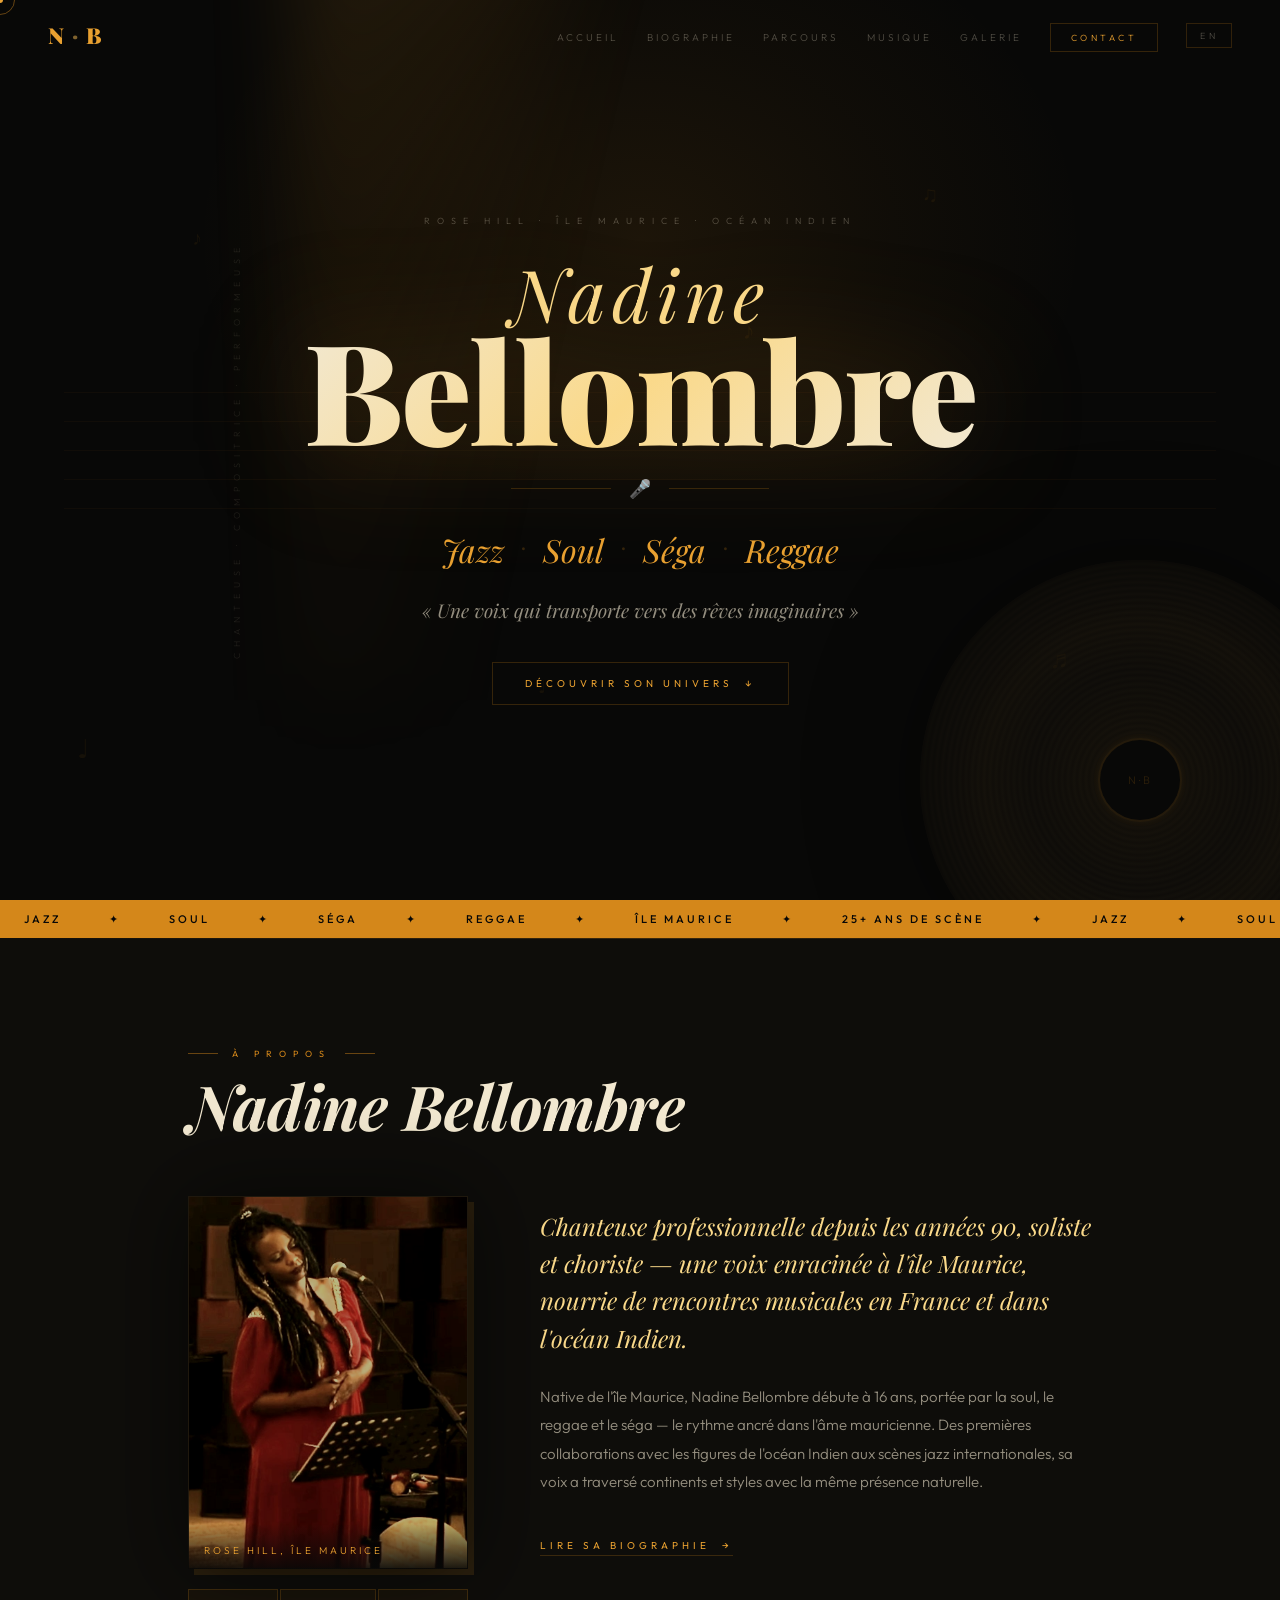
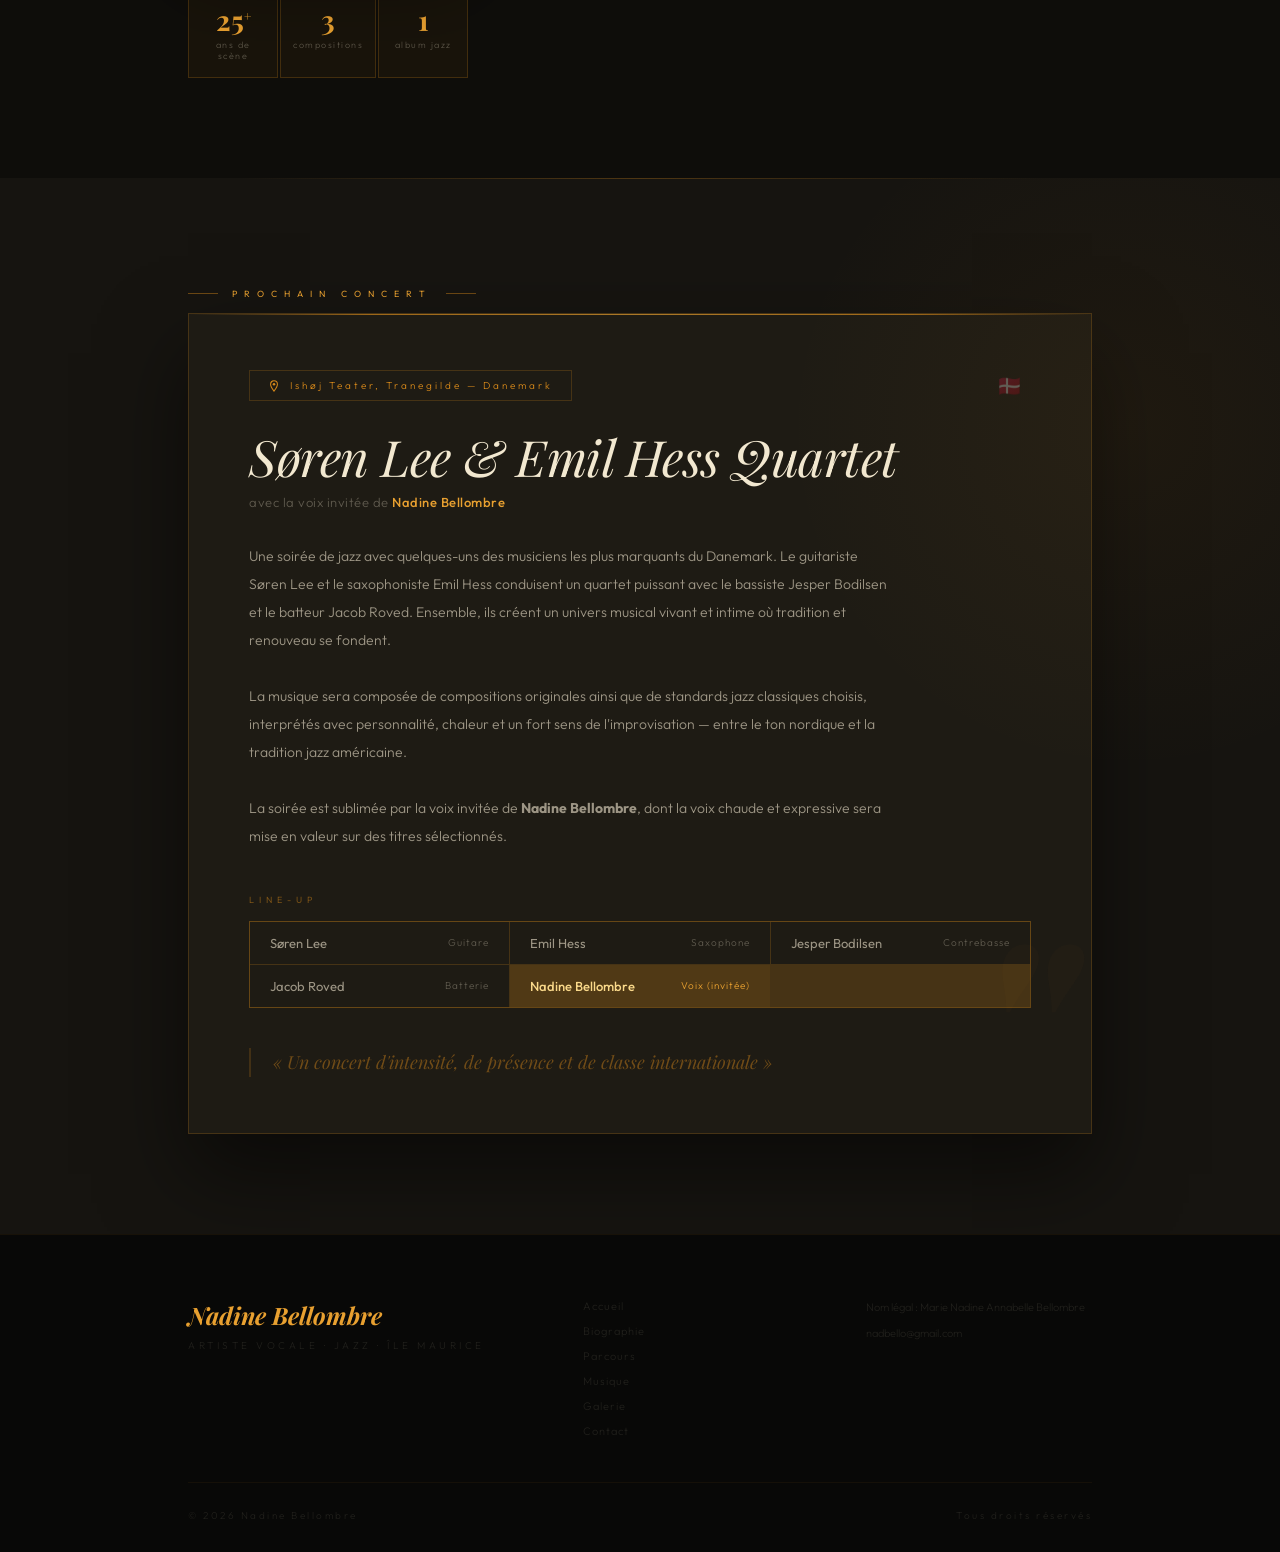
<file: index.html>
<!DOCTYPE html>
<html lang="fr">
<head>
  <meta charset="UTF-8">
  <meta name="viewport" content="width=device-width, initial-scale=1.0">
  <meta name="description" content="Nadine Bellombre — Chanteuse Jazz, Soul, Séga & Reggae. Rose Hill, Île Maurice. Voix, composition, scène.">
  <title>Nadine Bellombre — Chanteuse Jazz · Île Maurice</title>
  <link rel="preconnect" href="https://fonts.googleapis.com">
  <link rel="preconnect" href="https://fonts.gstatic.com" crossorigin>
  <link href="https://fonts.googleapis.com/css2?family=Playfair+Display:ital,wght@0,400;0,700;0,900;1,400;1,700&family=Outfit:wght@200;300;400;500&display=swap" rel="stylesheet">
  <link rel="stylesheet" href="style.css">
</head>
<body>

  <div id="cur-dot"></div>
  <div id="cur-ring"></div>

  <!-- ── BRUIT DE SCÈNE (canvas JS) ── -->
  <canvas id="stage-noise" aria-hidden="true"></canvas>

  <!-- ══════════════════════════
       NAV
  ══════════════════════════ -->
  <nav id="navbar">
    <a href="#home" class="nav-logo">
      <span class="logo-n">N</span><span class="logo-dot">·</span><span class="logo-b">B</span>
    </a>
    <button class="hamburger" id="hamburger" aria-label="Menu">
      <span></span><span></span><span></span>
    </button>
    <ul class="nav-menu" id="navMenu">
      <li><a href="index.html"        class="nav-a" data-fr="Accueil"    data-en="Home">Accueil</a></li>
      <li><a href="biographie.html"   class="nav-a" data-fr="Biographie" data-en="Biography">Biographie</a></li>
      <li><a href="parcours.html"     class="nav-a" data-fr="Parcours"   data-en="Journey">Parcours</a></li>
      <li><a href="musique.html"      class="nav-a" data-fr="Musique"    data-en="Music">Musique</a></li>
      <li><a href="galerie.html"      class="nav-a" data-fr="Galerie"    data-en="Gallery">Galerie</a></li>
      <li><a href="contact.html"      class="nav-a nav-cta" data-fr="Contact" data-en="Contact">Contact</a></li>
      <li><button class="lang-toggle" id="langBtn">EN</button></li>
    </ul>
  </nav>

  <!-- ══════════════════════════
       HERO — SCÈNE
  ══════════════════════════ -->
  <section id="home" class="hero">

    <!-- Spotlight venant du haut -->
    <div class="spotlight" aria-hidden="true"></div>

    <!-- Portée musicale décorative -->
    <div class="staff" aria-hidden="true">
      <div class="staff-line"></div><div class="staff-line"></div>
      <div class="staff-line"></div><div class="staff-line"></div>
      <div class="staff-line"></div>
    </div>

    <!-- Notes flottantes -->
    <div class="floating-notes" aria-hidden="true">
      <span class="fn fn1">♩</span>
      <span class="fn fn2">♪</span>
      <span class="fn fn3">♫</span>
      <span class="fn fn4">♬</span>
      <span class="fn fn5">♩</span>
      <span class="fn fn6">♪</span>
    </div>

    <div class="hero-content">

      <!-- Origine -->
      <p class="hero-origin" data-fr="Rose Hill · Île Maurice · Océan Indien" data-en="Rose Hill · Mauritius · Indian Ocean">
        Rose Hill · Île Maurice · Océan Indien
      </p>

      <!-- Nom principal -->
      <h1 class="hero-name">
        <span class="name-nadine">Nadine</span>
        <span class="name-bellombre">Bellombre</span>
      </h1>

      <!-- Trait musical -->
      <div class="hero-divider" aria-hidden="true">
        <span class="hd-line"></span>
        <span class="hd-mic">🎤</span>
        <span class="hd-line"></span>
      </div>

      <!-- Identité musicale — VISIBLE DÈS LE PREMIER SCROLL -->
      <div class="hero-identity">
        <span class="genre" data-genre="jazz">Jazz</span>
        <span class="genre-sep">·</span>
        <span class="genre" data-genre="soul">Soul</span>
        <span class="genre-sep">·</span>
        <span class="genre" data-genre="sega">Séga</span>
        <span class="genre-sep">·</span>
        <span class="genre" data-genre="reggae">Reggae</span>
      </div>

      <!-- Citation -->
      <blockquote class="hero-quote" data-fr="« Une voix qui transporte vers des rêves imaginaires »" data-en="« A voice that carries you into imaginary dreams »">
        « Une voix qui transporte vers des rêves imaginaires »
      </blockquote>

      <!-- CTA scroll -->
      <a href="#about" class="hero-cta">
        <span data-fr="Découvrir son univers" data-en="Discover her world">Découvrir son univers</span>
        <span class="cta-arrow">↓</span>
      </a>

    </div>

    <!-- Vinyle décoratif -->
    <div class="vinyl-deco" aria-hidden="true">
      <div class="vinyl-grooves"></div>
      <div class="vinyl-center">
        <span>N·B</span>
      </div>
    </div>

    <!-- Texte vertical latéral -->
    <p class="hero-side-text" aria-hidden="true">Chanteuse · Compositrice · Performeuse</p>

  </section>

  <!-- ══════════════════════════
       RUBAN ANIMÉ (entre hero et about)
  ══════════════════════════ -->
  <div class="ribbon-band" aria-hidden="true">
    <div class="ribbon-inner">
      <span>Jazz</span><span class="rb-dot">✦</span>
      <span>Soul</span><span class="rb-dot">✦</span>
      <span>Séga</span><span class="rb-dot">✦</span>
      <span>Reggae</span><span class="rb-dot">✦</span>
      <span>Île Maurice</span><span class="rb-dot">✦</span>
      <span>25+ ans de scène</span><span class="rb-dot">✦</span>
      <span>Jazz</span><span class="rb-dot">✦</span>
      <span>Soul</span><span class="rb-dot">✦</span>
      <span>Séga</span><span class="rb-dot">✦</span>
      <span>Reggae</span><span class="rb-dot">✦</span>
      <span>Île Maurice</span><span class="rb-dot">✦</span>
      <span>25+ ans de scène</span><span class="rb-dot">✦</span>
    </div>
  </div>

  <!-- ══════════════════════════
       ABOUT — QUI EST NADINE
  ══════════════════════════ -->
  <section id="about" class="section about-section">
    <div class="container">

      <div class="section-eyebrow" data-fr="À propos" data-en="About">À propos</div>
      <h2 class="section-h2">Nadine Bellombre</h2>

      <div class="about-layout">

        <div class="about-photo-col" data-aos>
          <div class="photo-frame">
            <img src="assets/IMG-20260407-WA0011.jpg" alt="Nadine Bellombre" class="bio-photo">
            <div class="photo-caption">
              <span data-fr="Rose Hill, Île Maurice" data-en="Rose Hill, Mauritius">Rose Hill, Île Maurice</span>
            </div>
          </div>
          <!-- Stats verticales -->
          <div class="stat-stack">
            <div class="stat-pill">
              <span class="stat-num">25<sup>+</sup></span>
              <span class="stat-label" data-fr="ans de scène" data-en="years on stage">ans de scène</span>
            </div>
            <div class="stat-pill">
              <span class="stat-num">3</span>
              <span class="stat-label" data-fr="compositions" data-en="compositions">compositions</span>
            </div>
            <div class="stat-pill">
              <span class="stat-num">1</span>
              <span class="stat-label" data-fr="album jazz" data-en="jazz album">album jazz</span>
            </div>
          </div>
        </div>

        <div class="about-text-col" data-aos>
          <p class="bio-intro"
            data-fr="Chanteuse professionnelle depuis les années 90, soliste et choriste — une voix enracinée à l'île Maurice, nourrie de rencontres musicales en France et dans l'océan Indien."
            data-en="Professional singer since the 90s, soloist and backing vocalist — a voice rooted in Mauritius, shaped by musical encounters in France and across the Indian Ocean.">
            Chanteuse professionnelle depuis les années 90, soliste et choriste — une voix enracinée à l'île Maurice, nourrie de rencontres musicales en France et dans l'océan Indien.
          </p>

          <p class="bio-body-text"
            data-fr="Native de l'île Maurice, Nadine Bellombre débute à 16 ans, portée par la soul, le reggae et le séga — le rythme ancré dans l'âme mauricienne. Des premières collaborations avec les figures de l'océan Indien aux scènes jazz internationales, sa voix a traversé continents et styles avec la même présence naturelle."
            data-en="Born in Mauritius, Nadine began at 16, carried by soul, reggae and séga — the rhythm rooted in the Mauritian soul. From early collaborations with Indian Ocean figures to international jazz stages, her voice has crossed continents and styles with the same natural presence.">
            Native de l'île Maurice, Nadine Bellombre débute à 16 ans, portée par la soul, le reggae et le séga — le rythme ancré dans l'âme mauricienne. Des premières collaborations avec les figures de l'océan Indien aux scènes jazz internationales, sa voix a traversé continents et styles avec la même présence naturelle.
          </p>

          <a href="biographie.html" class="read-more-btn">
            <span data-fr="Lire sa biographie" data-en="Read her biography">Lire sa biographie</span>
            <span class="rmb-arrow">→</span>
          </a>
        </div>

      </div>
    </div>
  </section>

  <!-- ══════════════════════════
       CONCERT — PROCHAIN SHOW
  ══════════════════════════ -->
  <section id="concert" class="section concert-section">
    <div class="container">

      <div class="section-eyebrow concert-eyebrow" data-fr="Prochain Concert" data-en="Upcoming Concert">Prochain Concert</div>

      <div class="concert-card">

        <div class="concert-header">
          <div class="concert-venue-badge">
            <svg width="12" height="12" viewBox="0 0 14 14"><path d="M7 1a4 4 0 0 1 4 4c0 3-4 8-4 8S3 8 3 5a4 4 0 0 1 4-4z" stroke="currentColor" stroke-width="1.2" fill="none"/><circle cx="7" cy="5" r="1.5" fill="currentColor"/></svg>
            <span data-fr="Ishøj Teater, Tranegilde — Danemark" data-en="Ishøj Teater, Tranegilde — Denmark">Ishøj Teater, Tranegilde — Danemark</span>
          </div>
          <div class="concert-lang-flags">
            <button class="concert-flag-btn" id="concertFlagDK" data-concert-lang="dk" title="Læs på dansk" aria-pressed="false">🇩🇰</button>
          </div>
        </div>

        <h2 class="concert-title">Søren Lee &amp; Emil Hess Quartet</h2>
        <p class="concert-featuring"
           data-fr="avec la voix invitée de Nadine Bellombre"
           data-en="featuring guest vocals by Nadine Bellombre"
           data-dk="med gæstevokal af Nadine Bellombre">
          avec la voix invitée de <strong>Nadine Bellombre</strong>
        </p>

        <div class="concert-desc-block">
          <p class="concert-desc concert-text concert-text-fr">
            Une soirée de jazz avec quelques-uns des musiciens les plus marquants du Danemark.
            Le guitariste Søren Lee et le saxophoniste Emil Hess conduisent un quartet puissant avec le bassiste
            Jesper Bodilsen et le batteur Jacob Roved. Ensemble, ils créent un univers musical vivant et intime où tradition et renouveau se fondent.<br><br>
            La musique sera composée de compositions originales ainsi que de standards jazz classiques choisis,
            interprétés avec personnalité, chaleur et un fort sens de l'improvisation — entre le ton nordique et la tradition jazz américaine.<br><br>
            La soirée est sublimée par la voix invitée de <strong>Nadine Bellombre</strong>, dont la voix chaude et expressive sera mise en valeur sur des titres sélectionnés.
          </p>
          <p class="concert-desc concert-text concert-text-en" style="display:none">
            An evening of jazz featuring some of Denmark's most prominent musicians.
            Guitarist Søren Lee and saxophonist Emil Hess lead a strong quartet with bassist Jesper Bodilsen and drummer Jacob Roved. Together, they create a vibrant and intimate musical universe where tradition and innovation come together.<br><br>
            The music will consist of original compositions as well as selected classic jazz standards, interpreted with personality, warmth, and a strong sense of improvisation — between the Nordic tone and the American jazz tradition.<br><br>
            The evening is further enhanced by guest vocals from <strong>Nadine Bellombre</strong>, whose warm and expressive voice will be featured on selected songs.
          </p>
          <p class="concert-desc concert-text concert-text-dk" style="display:none">
            En aften i jazzens tegn med nogle af Danmarks mest markante musikere.
            Guitaristen Søren Lee og saxofonisten Emil Hess står i spidsen for en stærk kvartet med bassist Jesper Bodilsen og trommeslager Jacob Roved. Sammen skaber de et levende og nærværende musikalsk univers, hvor tradition og fornyelse smelter sammen.<br><br>
            Musikken vil bestå af originale kompositioner samt udvalgte klassiske jazzstandards, fortolket med personlighed, varme og improvisatorisk overskud — i spændingsfeltet mellem den nordiske tone og den amerikanske jazztradition.<br><br>
            Aftenen får et ekstra løft med gæstevokal af <strong>Nadine Bellombre</strong>, der med sin varme og personlige stemme medvirker på udvalgte numre.
          </p>
        </div>

        <div class="lineup">
          <div class="lineup-title" data-fr="Line-up" data-en="Line-up" data-dk="Line-up">Line-up</div>
          <div class="lineup-grid">
            <div class="lineup-item"><span class="lineup-name">Søren Lee</span><span class="lineup-role" data-fr="Guitare" data-en="Guitar" data-dk="guitar">Guitare</span></div>
            <div class="lineup-item"><span class="lineup-name">Emil Hess</span><span class="lineup-role" data-fr="Saxophone" data-en="Saxophone" data-dk="saxophone">Saxophone</span></div>
            <div class="lineup-item"><span class="lineup-name">Jesper Bodilsen</span><span class="lineup-role" data-fr="Contrebasse" data-en="Bass" data-dk="bas">Contrebasse</span></div>
            <div class="lineup-item"><span class="lineup-name">Jacob Roved</span><span class="lineup-role" data-fr="Batterie" data-en="Drums" data-dk="trommer">Batterie</span></div>
            <div class="lineup-item lineup-item-star"><span class="lineup-name">Nadine Bellombre</span><span class="lineup-role" data-fr="Voix (invitée)" data-en="Vocals (guest)" data-dk="vokal (gæst)">Voix (invitée)</span></div>
          </div>
        </div>

        <blockquote class="concert-quote"
          data-fr="« Un concert d'intensité, de présence et de classe internationale »"
          data-en="« A concert of intensity, presence, and international class »"
          data-dk="« En koncert med intensitet, nærvær og international klasse »">
          « Un concert d'intensité, de présence et de classe internationale »
        </blockquote>

      </div>
    </div>
  </section>

  <!-- ══════════════════════════
       FOOTER
  ══════════════════════════ -->
  <footer class="footer">
    <div class="container">
      <div class="footer-inner">
        <div class="footer-brand">
          <div class="footer-logo">Nadine Bellombre</div>
          <p class="footer-tagline" data-fr="Artiste Vocale · Jazz · Île Maurice" data-en="Vocal Artist · Jazz · Mauritius">Artiste Vocale · Jazz · Île Maurice</p>
        </div>
        <nav class="footer-nav">
          <a href="index.html"      data-fr="Accueil"    data-en="Home">Accueil</a>
          <a href="biographie.html" data-fr="Biographie" data-en="Biography">Biographie</a>
          <a href="parcours.html"   data-fr="Parcours"   data-en="Journey">Parcours</a>
          <a href="musique.html"    data-fr="Musique"    data-en="Music">Musique</a>
          <a href="galerie.html"    data-fr="Galerie"    data-en="Gallery">Galerie</a>
          <a href="contact.html"    data-fr="Contact"    data-en="Contact">Contact</a>
        </nav>
        <div class="footer-legal">
          <p data-fr="Nom légal : Marie Nadine Annabelle Bellombre" data-en="Legal name: Marie Nadine Annabelle Bellombre">Nom légal : Marie Nadine Annabelle Bellombre</p>
          <p>nadbello@gmail.com</p>
        </div>
      </div>
      <div class="footer-bottom">
        <p>© 2026 Nadine Bellombre</p>
        <p class="footer-note" data-fr="Tous droits réservés" data-en="All rights reserved">Tous droits réservés</p>
      </div>
    </div>
  </footer>

  <script src="script.js"></script>
</body>
</html>
</file>
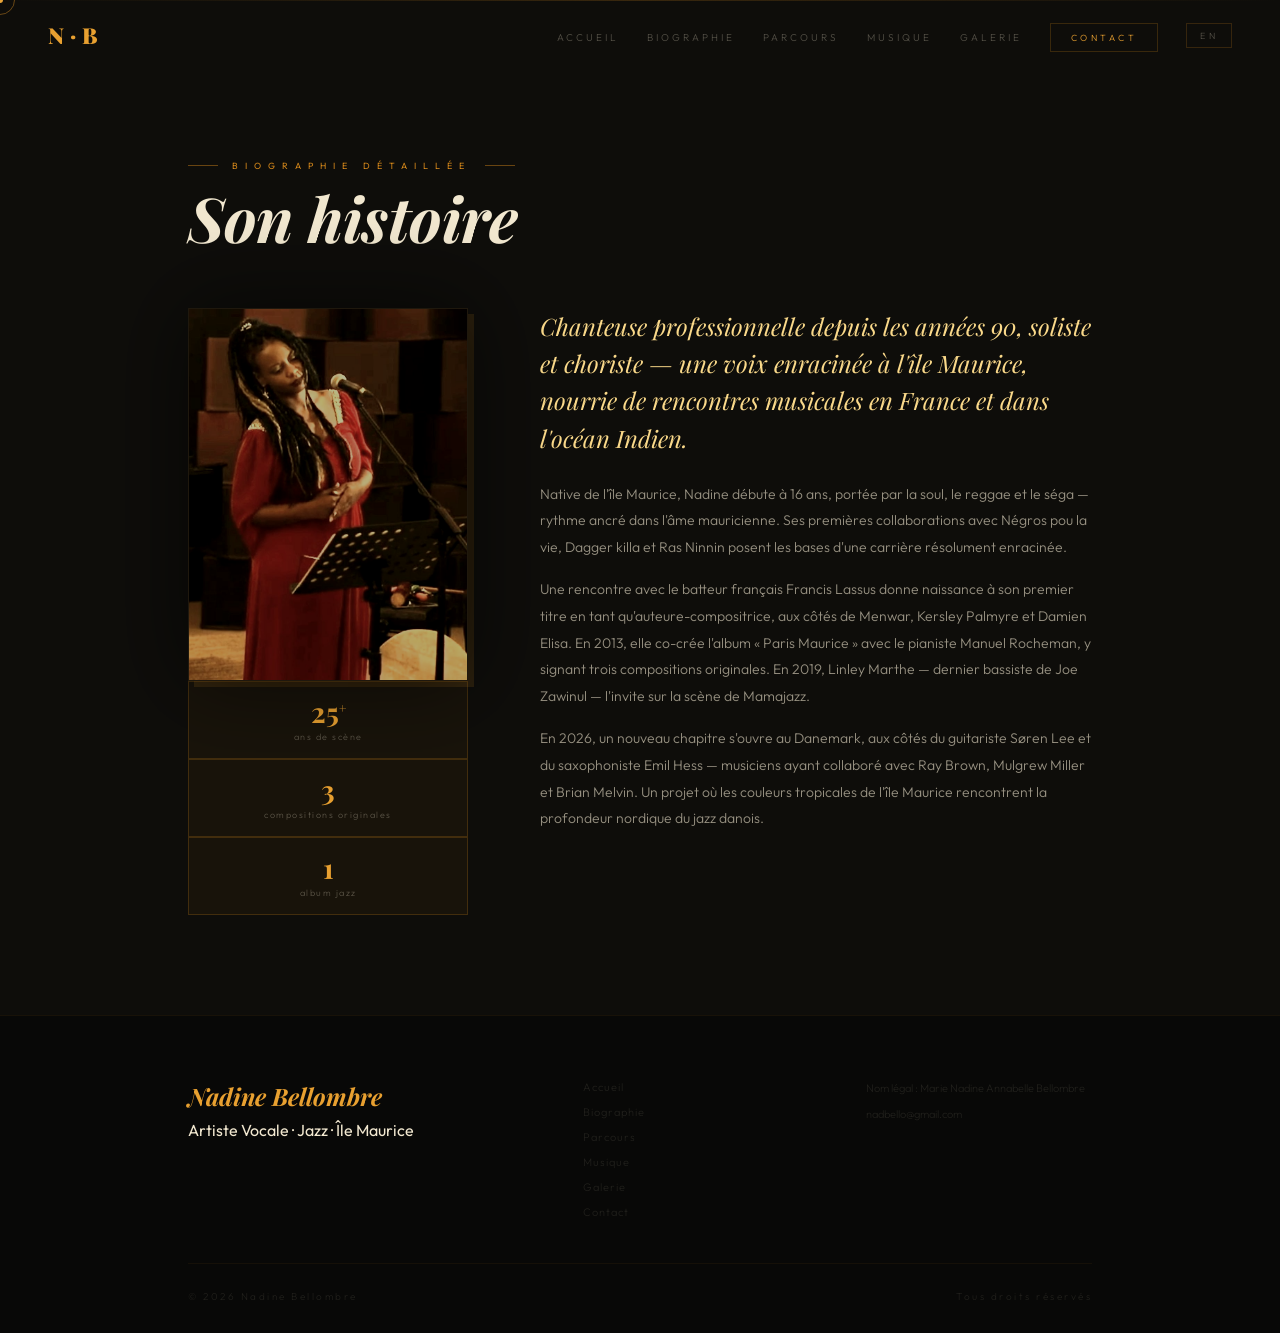
<file: biographie.html>
<!DOCTYPE html>
<html lang="fr">
<head>
  <meta charset="UTF-8">
  <meta name="viewport" content="width=device-width, initial-scale=1.0">
  <meta name="description" content="Nadine Bellombre — Artiste vocale jazz, Rose Hill, Île Maurice. Performance, composition, chant. Collaborations internationales.">
  <title>Biographie — Nadine Bellombre</title>
  <link rel="preconnect" href="https://fonts.googleapis.com">
  <link rel="preconnect" href="https://fonts.gstatic.com" crossorigin>
  <link href="https://fonts.googleapis.com/css2?family=Playfair+Display:ital,wght@0,400;0,700;0,900;1,400;1,700&family=Outfit:wght@200;300;400;500&display=swap" rel="stylesheet">
  <link rel="stylesheet" href="style.css">
  <style>
    /* Sur la page dédiée, le texte est entièrement visible */
    .bio-body { max-height: none !important; margin-bottom: 40px; }
    .bio-btn { display: none !important; }
  </style>
</head>
<body>

  <!-- Custom cursor -->
  <div id="cur-dot"></div>
  <div id="cur-ring"></div>

  <!-- NAVIGATION -->
  <nav id="navbar">
    <a href="index.html" class="nav-logo">
      <span>N</span><span class="logo-sep">·</span><span>B</span>
    </a>
    <button class="hamburger" id="hamburger" aria-label="Menu">
      <span></span><span></span><span></span>
    </button>
    <ul class="nav-menu" id="navMenu">
      <li><a href="index.html" class="nav-a" data-fr="Accueil" data-en="Home">Accueil</a></li>
      <li><a href="biographie.html" class="nav-a" data-fr="Biographie" data-en="Biography">Biographie</a></li>
      <li><a href="parcours.html" class="nav-a" data-fr="Parcours" data-en="Journey">Parcours</a></li>
      <li><a href="musique.html" class="nav-a" data-fr="Musique" data-en="Music">Musique</a></li>
      <li><a href="galerie.html" class="nav-a" data-fr="Galerie" data-en="Gallery">Galerie</a></li>
      <li><a href="contact.html" class="nav-a nav-cta" data-fr="Contact" data-en="Contact">Contact</a></li>
      <li><button class="lang-toggle" id="langBtn">EN</button></li>
    </ul>
  </nav>

  <!-- BIOGRAPHY FULL -->
  <section id="about" class="section about-section" style="padding-top: 150px; min-height: 80vh;">
    <div class="container">

      <div class="section-eyebrow" data-fr="Biographie détaillée" data-en="Detailed Biography">Biographie détaillée</div>
      <h2 class="section-h2" data-fr="Son histoire" data-en="Her story">Son histoire</h2>

      <div class="about-layout">

        <div class="about-left" data-aos>
          <img src="assets/IMG-20260407-WA0011.jpg" alt="Nadine Bellombre" class="bio-photo">
          <div class="stat-pills">
            <div class="stat-pill">
              <span class="stat-num">25<sup>+</sup></span>
              <span class="stat-label" data-fr="ans de scène" data-en="years on stage">ans de scène</span>
            </div>
            <div class="stat-pill">
              <span class="stat-num">3</span>
              <span class="stat-label" data-fr="compositions originales" data-en="original compositions">compositions originales</span>
            </div>
            <div class="stat-pill">
              <span class="stat-num">1</span>
              <span class="stat-label" data-fr="album jazz" data-en="jazz album">album jazz</span>
            </div>
          </div>
        </div>

        <div class="about-right" data-aos>
          <p class="bio-lead" data-fr="Chanteuse professionnelle depuis les années 90, soliste et choriste — une voix enracinée à l'île Maurice, nourrie de rencontres musicales en France et dans l'océan Indien." data-en="Professional singer since the 90s, soloist and backing vocalist — a voice rooted in Mauritius, shaped by musical encounters in France and across the Indian Ocean.">
            Chanteuse professionnelle depuis les années 90, soliste et choriste — une voix enracinée à l'île Maurice, nourrie de rencontres musicales en France et dans l'océan Indien.
          </p>

          <div class="bio-body">
            <p data-fr="Native de l'île Maurice, Nadine débute à 16 ans, portée par la soul, le reggae et le séga — rythme ancré dans l'âme mauricienne. Ses premières collaborations avec Négros pou la vie, Dagger killa et Ras Ninnin posent les bases d'une carrière résolument enracinée." data-en="Born in Mauritius, Nadine began at 16, carried by soul, reggae and séga — the rhythm rooted in the Mauritian soul. Her early collaborations with Négros pou la vie, Dagger killa and Ras Ninnin laid the foundations of a deeply rooted career.">
              Native de l'île Maurice, Nadine débute à 16 ans, portée par la soul, le reggae et le séga — rythme ancré dans l'âme mauricienne. Ses premières collaborations avec Négros pou la vie, Dagger killa et Ras Ninnin posent les bases d'une carrière résolument enracinée.
            </p>
            <p data-fr="Une rencontre avec le batteur français Francis Lassus donne naissance à son premier titre en tant qu'auteure-compositrice, aux côtés de Menwar, Kersley Palmyre et Damien Elisa. En 2013, elle co-crée l'album « Paris Maurice » avec le pianiste Manuel Rocheman, y signant trois compositions originales. En 2019, Linley Marthe — dernier bassiste de Joe Zawinul — l'invite sur la scène de Mamajazz." data-en="An encounter with French drummer Francis Lassus gave birth to her first original title as songwriter, alongside Menwar, Kersley Palmyre and Damien Elisa. In 2013, she co-created the album 'Paris Maurice' with pianist Manuel Rocheman, contributing three original compositions. In 2019, Linley Marthe — last bassist of Joe Zawinul — invited her to the Mamajazz stage.">
              Une rencontre avec le batteur français Francis Lassus donne naissance à son premier titre en tant qu'auteure-compositrice, aux côtés de Menwar, Kersley Palmyre et Damien Elisa. En 2013, elle co-crée l'album « Paris Maurice » avec le pianiste Manuel Rocheman, y signant trois compositions originales. En 2019, Linley Marthe — dernier bassiste de Joe Zawinul — l'invite sur la scène de Mamajazz.
            </p>
            <p data-fr="En 2026, un nouveau chapitre s'ouvre au Danemark, aux côtés du guitariste Søren Lee et du saxophoniste Emil Hess — musiciens ayant collaboré avec Ray Brown, Mulgrew Miller et Brian Melvin. Un projet où les couleurs tropicales de l'île Maurice rencontrent la profondeur nordique du jazz danois." data-en="In 2026, a new chapter opens in Denmark, alongside guitarist Søren Lee and saxophonist Emil Hess — musicians who have collaborated with Ray Brown, Mulgrew Miller and Brian Melvin. A project where the tropical colours of Mauritius meet the Nordic depth of Danish jazz.">
              En 2026, un nouveau chapitre s'ouvre au Danemark, aux côtés du guitariste Søren Lee et du saxophoniste Emil Hess — musiciens ayant collaboré avec Ray Brown, Mulgrew Miller et Brian Melvin. Un projet où les couleurs tropicales de l'île Maurice rencontrent la profondeur nordique du jazz danois.
            </p>
          </div>
        </div>

      </div>
    </div>
  </section>

  <!-- FOOTER -->
  <footer class="footer">
    <div class="container">
      <div class="footer-inner">
        <div class="footer-brand">
          <div class="footer-logo">Nadine Bellombre</div>
          <p class="footer-sub" data-fr="Artiste Vocale · Jazz · Île Maurice" data-en="Vocal Artist · Jazz · Mauritius">Artiste Vocale · Jazz · Île Maurice</p>
        </div>
        <nav class="footer-nav">
          <a href="index.html" data-fr="Accueil" data-en="Home">Accueil</a>
          <a href="biographie.html" data-fr="Biographie" data-en="Biography">Biographie</a>
          <a href="parcours.html" data-fr="Parcours" data-en="Journey">Parcours</a>
          <a href="musique.html" data-fr="Musique" data-en="Music">Musique</a>
          <a href="galerie.html" data-fr="Galerie" data-en="Gallery">Galerie</a>
          <a href="contact.html" data-fr="Contact" data-en="Contact">Contact</a>
        </nav>
        <div class="footer-legal">
          <p data-fr="Nom légal : Marie Nadine Annabelle Bellombre" data-en="Legal name: Marie Nadine Annabelle Bellombre">Nom légal : Marie Nadine Annabelle Bellombre</p>
          <p>nadbello@gmail.com</p>
        </div>
      </div>
      <div class="footer-bottom">
        <p>© 2026 Nadine Bellombre</p>
        <p class="footer-note" data-fr="Tous droits réservés" data-en="All rights reserved">Tous droits réservés</p>
      </div>
    </div>
  </footer>

  <script src="script.js"></script>
</body>
</html>
</file>
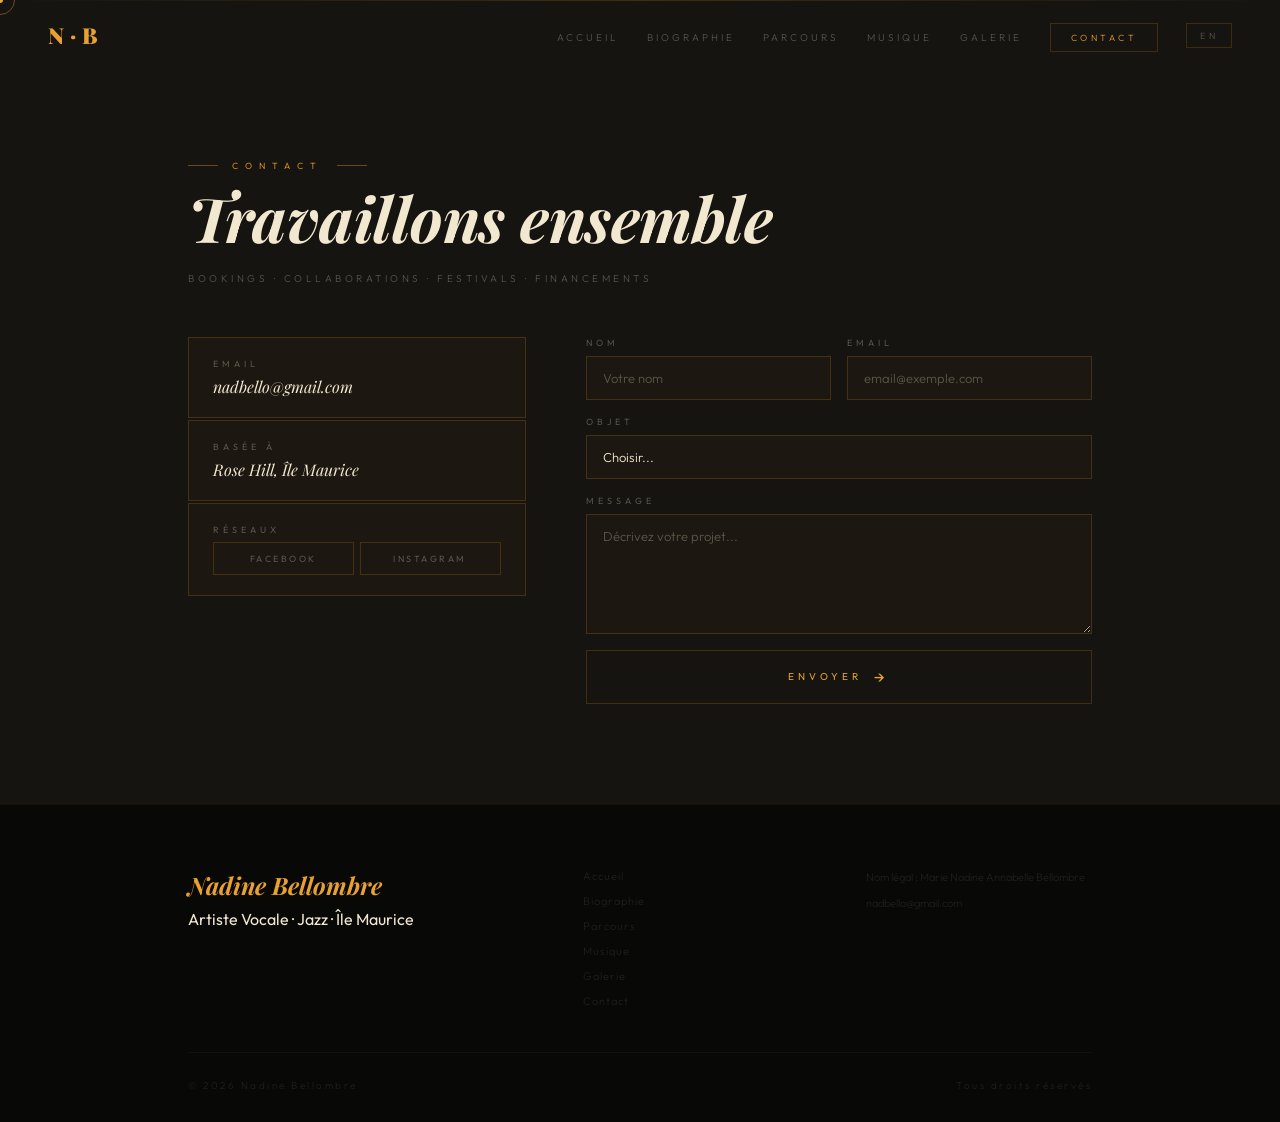
<file: contact.html>
<!DOCTYPE html>
<html lang="fr">

<head>
  <meta charset="UTF-8">
  <meta name="viewport" content="width=device-width, initial-scale=1.0">
  <meta name="description"
    content="Contactez Nadine Bellombre pour des projets, collaborations ou bookings de concerts de jazz.">
  <title>Contact — Nadine Bellombre</title>
  <link rel="preconnect" href="https://fonts.googleapis.com">
  <link rel="preconnect" href="https://fonts.gstatic.com" crossorigin>
  <link
    href="https://fonts.googleapis.com/css2?family=Playfair+Display:ital,wght@0,400;0,700;0,900;1,400;1,700&family=Outfit:wght@200;300;400;500&display=swap"
    rel="stylesheet">
  <link rel="stylesheet" href="style.css">
  <style>
    .contact-section {
      padding-top: 150px;
      min-height: 80vh;
    }
  </style>
</head>

<body>

  <!-- Custom cursor -->
  <div id="cur-dot"></div>
  <div id="cur-ring"></div>

  <!-- NAVIGATION -->
  <nav id="navbar">
    <a href="index.html" class="nav-logo">
      <span>N</span><span class="logo-sep">·</span><span>B</span>
    </a>
    <button class="hamburger" id="hamburger" aria-label="Menu">
      <span></span><span></span><span></span>
    </button>
    <ul class="nav-menu" id="navMenu">
      <li><a href="index.html" class="nav-a" data-fr="Accueil" data-en="Home">Accueil</a></li>
      <li><a href="biographie.html" class="nav-a" data-fr="Biographie" data-en="Biography">Biographie</a></li>
      <li><a href="parcours.html" class="nav-a" data-fr="Parcours" data-en="Journey">Parcours</a></li>
      <li><a href="musique.html" class="nav-a" data-fr="Musique" data-en="Music">Musique</a></li>
      <li><a href="galerie.html" class="nav-a" data-fr="Galerie" data-en="Gallery">Galerie</a></li>
      <li><a href="contact.html" class="nav-a nav-cta" data-fr="Contact" data-en="Contact">Contact</a></li>
      <li><button class="lang-toggle" id="langBtn">EN</button></li>
    </ul>
  </nav>

  <!-- CONTACT SECTION -->
  <section id="contact" class="section contact-section">
    <div class="container">

      <div class="section-eyebrow" data-fr="Contact" data-en="Contact">Contact</div>
      <h2 class="section-h2 contact-h2" data-fr="Travaillons ensemble" data-en="Let's work together">Travaillons
        ensemble</h2>
      <p class="contact-sub" data-fr="Bookings · Collaborations · Festivals · Financements"
        data-en="Bookings · Collaborations · Festivals · Funding">Bookings · Collaborations · Festivals · Financements
      </p>

      <div class="contact-layout">

        <div class="contact-left">
          <div class="info-block">
            <div class="info-label" data-fr="Email" data-en="Email">Email</div>
            <div class="info-val">nadbello@gmail.com</div>
          </div>
          <div class="info-block">
            <div class="info-label" data-fr="Basée à" data-en="Based in">Basée à</div>
            <div class="info-val" data-fr="Rose Hill, Île Maurice" data-en="Rose Hill, Mauritius">Rose Hill, Île Maurice
            </div>
          </div>
          <div class="info-block">
            <div class="info-label" data-fr="Réseaux" data-en="Social">Réseaux</div>
            <div class="socials-row">
              <a href="https://web.facebook.com/bellombrenadine81" target="_blank" rel="noopener"
                class="soc-link">Facebook</a>
              <a href="https://www.instagram.com/bellombrenadine81" target="_blank" rel="noopener"
                class="soc-link">Instagram</a>
            </div>
          </div>
        </div>

        <form class="contact-form" id="contactForm" name="contact" netlify novalidate>
          <input type="hidden" name="form-name" value="contact">
          <div class="form-row">
            <div class="form-field">
              <label for="fname" data-fr="Nom" data-en="Name">Nom</label>
              <input type="text" id="fname" name="name" placeholder="Votre nom" required>
              <span class="ferr" id="fnameErr" data-fr="Requis" data-en="Required">Requis</span>
            </div>
            <div class="form-field">
              <label for="femail" data-fr="Email" data-en="Email">Email</label>
              <input type="email" id="femail" name="email" placeholder="email@exemple.com" required>
              <span class="ferr" id="femailErr" data-fr="Email invalide" data-en="Invalid email">Email invalide</span>
            </div>
          </div>

          <div class="form-field">
            <label for="ftype" data-fr="Objet" data-en="Subject">Objet</label>
            <select id="ftype" name="type">
              <option value="" data-fr="Choisir..." data-en="Choose...">Choisir...</option>
              <option value="booking" data-fr="Booking / Concert" data-en="Booking / Concert">Booking / Concert</option>
              <option value="festival" data-fr="Festival" data-en="Festival">Festival</option>
              <option value="financement" data-fr="Financement artistique" data-en="Artistic funding">Financement
                artistique</option>
              <option value="collab" data-fr="Collaboration musicale" data-en="Musical collaboration">Collaboration
                musicale</option>
              <option value="presse" data-fr="Presse / Médias" data-en="Press / Media">Presse / Médias</option>
              <option value="autre" data-fr="Autre" data-en="Other">Autre</option>
            </select>
          </div>

          <div class="form-field">
            <label for="fmsg" data-fr="Message" data-en="Message">Message</label>
            <textarea id="fmsg" name="message" rows="5" placeholder="Décrivez votre projet..." required></textarea>
            <span class="ferr" id="fmsgErr" data-fr="Message requis" data-en="Message required">Message requis</span>
          </div>

          <button type="submit" class="form-submit" id="submitBtn">
            <span class="submit-label" data-fr="Envoyer" data-en="Send">Envoyer</span>
            <span class="submit-icon">→</span>
          </button>

          <div class="form-ok" id="formOk" data-fr="Message envoyé ! Nadine vous répond bientôt."
            data-en="Message sent! Nadine will get back to you soon.">
            Message envoyé ! Nadine vous répond bientôt.
          </div>

        </form>

      </div>
    </div>
  </section>

  <!-- FOOTER -->
  <footer class="footer">
    <div class="container">
      <div class="footer-inner">
        <div class="footer-brand">
          <div class="footer-logo">Nadine Bellombre</div>
          <p class="footer-sub" data-fr="Artiste Vocale · Jazz · Île Maurice" data-en="Vocal Artist · Jazz · Mauritius">
            Artiste Vocale · Jazz · Île Maurice</p>
        </div>
        <nav class="footer-nav">
          <a href="index.html" data-fr="Accueil" data-en="Home">Accueil</a>
          <a href="biographie.html" data-fr="Biographie" data-en="Biography">Biographie</a>
          <a href="parcours.html" data-fr="Parcours" data-en="Journey">Parcours</a>
          <a href="musique.html" data-fr="Musique" data-en="Music">Musique</a>
          <a href="galerie.html" data-fr="Galerie" data-en="Gallery">Galerie</a>
          <a href="contact.html" data-fr="Contact" data-en="Contact">Contact</a>
        </nav>
        <div class="footer-legal">
          <p data-fr="Nom légal : Marie Nadine Annabelle Bellombre"
            data-en="Legal name: Marie Nadine Annabelle Bellombre">Nom légal : Marie Nadine Annabelle Bellombre</p>
          <p>nadbello@gmail.com</p>
        </div>
      </div>
      <div class="footer-bottom">
        <p>© 2026 Nadine Bellombre</p>
        <p class="footer-note" data-fr="Tous droits réservés" data-en="All rights reserved">Tous droits réservés</p>
      </div>
    </div>
  </footer>

  <script src="script.js"></script>
</body>

</html>
</file>
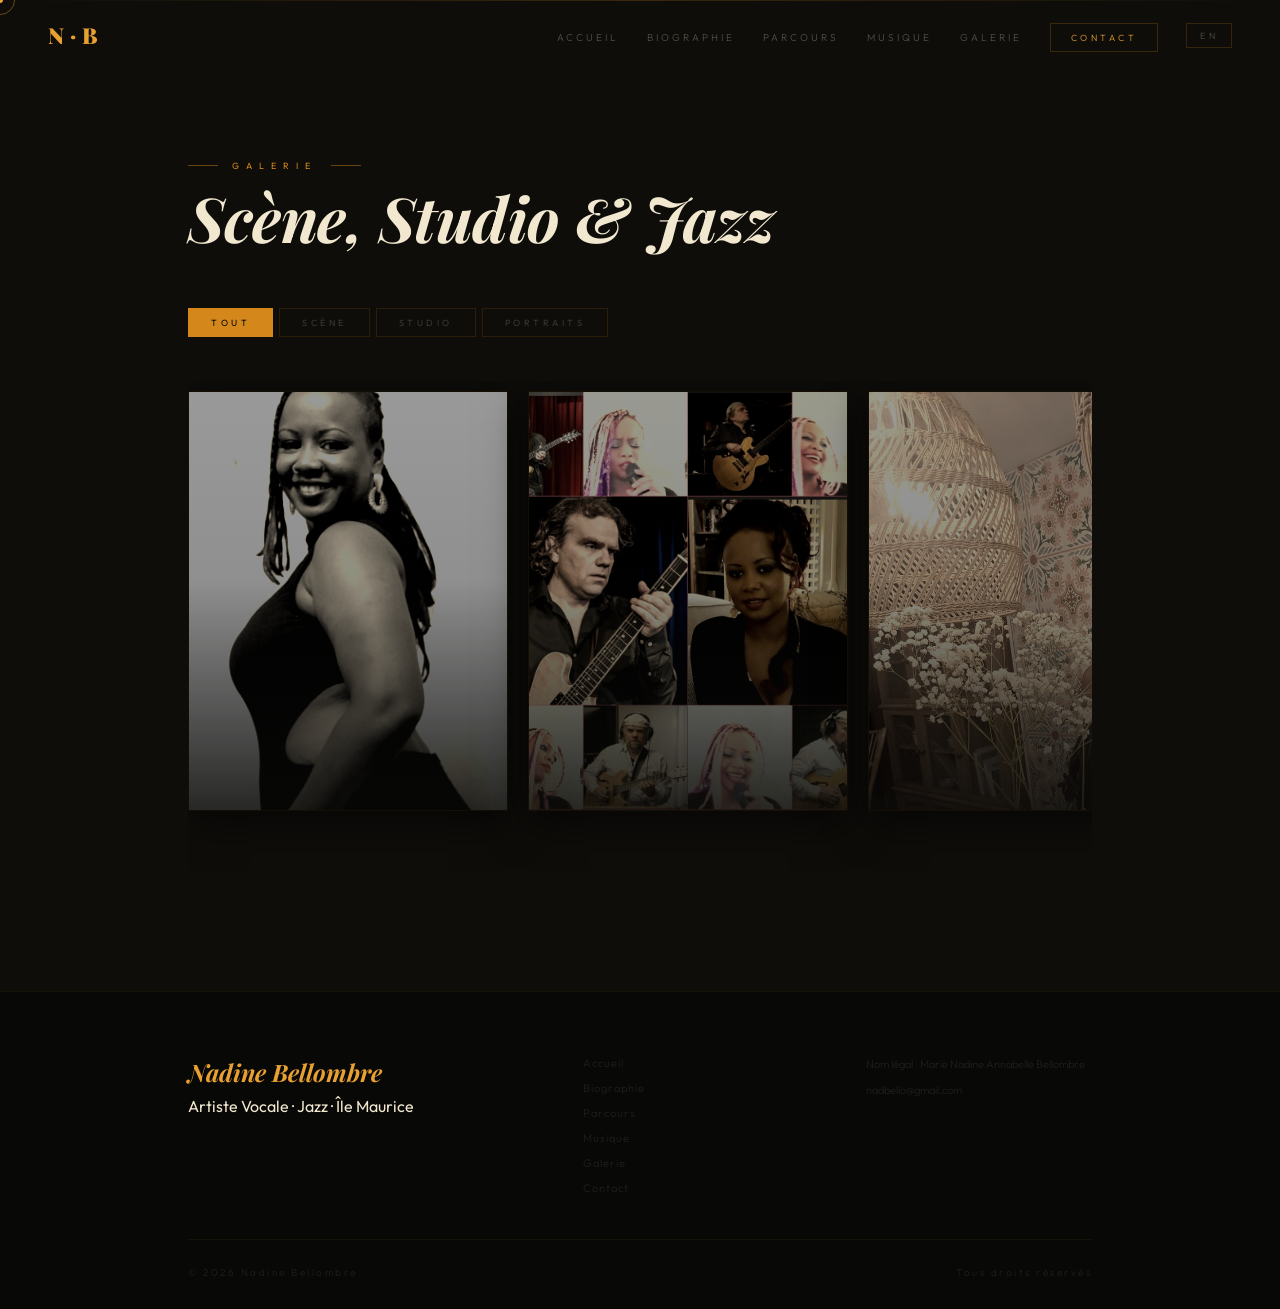
<file: galerie.html>
<!DOCTYPE html>
<html lang="fr">
<head>
  <meta charset="UTF-8">
  <meta name="viewport" content="width=device-width, initial-scale=1.0">
  <meta name="description" content="Découvrez les archives visuelles et photographiques de Nadine Bellombre en scène et en enregistrement studio.">
  <title>Galerie — Nadine Bellombre</title>
  <link rel="preconnect" href="https://fonts.googleapis.com">
  <link rel="preconnect" href="https://fonts.gstatic.com" crossorigin>
  <link href="https://fonts.googleapis.com/css2?family=Playfair+Display:ital,wght@0,400;0,700;0,900;1,400;1,700&family=Outfit:wght@200;300;400;500&display=swap" rel="stylesheet">
  <link rel="stylesheet" href="style.css">
  <style>
    .gallery-section { padding-top: 150px; min-height: 100vh; }
  </style>
</head>
<body>

  <!-- Custom cursor -->
  <div id="cur-dot"></div>
  <div id="cur-ring"></div>

  <!-- NAVIGATION -->
  <nav id="navbar">
    <a href="index.html" class="nav-logo">
      <span>N</span><span class="logo-sep">·</span><span>B</span>
    </a>
    <button class="hamburger" id="hamburger" aria-label="Menu">
      <span></span><span></span><span></span>
    </button>
    <ul class="nav-menu" id="navMenu">
      <li><a href="index.html" class="nav-a" data-fr="Accueil" data-en="Home">Accueil</a></li>
      <li><a href="biographie.html" class="nav-a" data-fr="Biographie" data-en="Biography">Biographie</a></li>
      <li><a href="parcours.html" class="nav-a" data-fr="Parcours" data-en="Journey">Parcours</a></li>
      <li><a href="musique.html" class="nav-a" data-fr="Musique" data-en="Music">Musique</a></li>
      <li><a href="galerie.html" class="nav-a" data-fr="Galerie" data-en="Gallery">Galerie</a></li>
      <li><a href="contact.html" class="nav-a nav-cta" data-fr="Contact" data-en="Contact">Contact</a></li>
      <li><button class="lang-toggle" id="langBtn">EN</button></li>
    </ul>
  </nav>

  <!-- GALLERY -->
  <section id="gallery" class="section gallery-section" style="position: relative; overflow: hidden;">
    
    <!-- Décorations Musicales Jazz -->
    <div class="notes-bg">
      <span class="note n1">♪</span>
      <span class="note n2">♫</span>
      <span class="note n3">♬</span>
      <span class="note n4">♪</span>
      <span class="note n5">♭</span>
      <span class="note n6">♮</span>
    </div>

    <div class="container" style="position: relative; z-index: 2; padding-bottom: 20px;">

      <div class="section-eyebrow" data-fr="Galerie" data-en="Gallery">Galerie</div>
      <h2 class="section-h2" data-fr="Scène, Studio & Jazz" data-en="Stage, Studio & Jazz">Scène, Studio & Jazz</h2>

      <div class="gallery-filters" data-aos>
        <button class="gf-btn active" data-cat="all" data-fr="Tout" data-en="All">Tout</button>
        <button class="gf-btn" data-cat="scene" data-fr="Scène" data-en="Stage">Scène</button>
        <button class="gf-btn" data-cat="studio" data-fr="Studio" data-en="Studio">Studio</button>
        <button class="gf-btn" data-cat="portrait" data-fr="Portraits" data-en="Portraits">Portraits</button>
      </div>

      <div class="gallery-carousel" id="galleryGrid">

        <!-- PORTRAIT -->
        <div class="gm-item" data-cat="portrait" data-aos>
          <img src="assets/20240308_185658.jpg" alt="Portrait">
          <div class="gm-overlay"></div>
          <div class="gm-hover">
            <span class="gm-tag" data-fr="Portrait" data-en="Portrait">Portrait</span>
            <h3 class="gm-title" data-fr="Shooting Noir & Blanc" data-en="B&W Shooting">Shooting Noir & Blanc</h3>
          </div>
        </div>

        <div class="gm-item" data-cat="portrait" data-aos>
          <img src="assets/IMG-20230919-WA0103.jpg" alt="Portrait">
          <div class="gm-overlay"></div>
          <div class="gm-hover">
            <span class="gm-tag" data-fr="Portrait" data-en="Portrait">Portrait</span>
            <h3 class="gm-title" data-fr="Naturel" data-en="Natural">Naturel</h3>
          </div>
        </div>

        <div class="gm-item gm-large" data-cat="portrait" data-aos>
          <img src="assets/IMG-20240305-WA0019.jpg" alt="Portrait Studio">
          <div class="gm-overlay"></div>
          <div class="gm-hover">
            <span class="gm-tag" data-fr="Portrait" data-en="Portrait">Portrait</span>
            <h3 class="gm-title" data-fr="Séance Photo" data-en="Photoshoot">Séance Photo</h3>
          </div>
        </div>

        <!-- SCÈNE -->
        <div class="gm-item gm-large" data-cat="scene" data-aos>
          <img src="assets/2024-08-09 11.24.19.jpg" alt="Live sur scène">
          <div class="gm-overlay"></div>
          <div class="gm-hover">
            <span class="gm-tag" data-fr="Scène" data-en="Stage">Scène</span>
            <h3 class="gm-title" data-fr="Live avec lumière bleue" data-en="Live in Blue Light">Live avec lumière bleue</h3>
          </div>
        </div>

        <div class="gm-item gm-wide" data-cat="scene" data-aos>
          <img src="assets/20221226_185150.jpg" alt="Concert Live">
          <div class="gm-overlay"></div>
          <div class="gm-hover">
            <span class="gm-tag" data-fr="Performance" data-en="Performance">Performance</span>
            <h3 class="gm-title" data-fr="Concert" data-en="Concert">Concert</h3>
          </div>
        </div>

        <div class="gm-item" data-cat="scene" data-aos>
          <img src="assets/FB_IMG_1642977544996.jpg" alt="Performance Live">
          <div class="gm-overlay"></div>
          <div class="gm-hover">
            <span class="gm-tag" data-fr="Duo" data-en="Duet">Duo</span>
            <h3 class="gm-title" data-fr="Scène à deux" data-en="Stage for Two">Scène à deux</h3>
          </div>
        </div>

        <div class="gm-item gm-wide" data-cat="scene" data-aos>
          <img src="assets/FB_IMG_1642977646361.jpg" alt="Avec le groupe">
          <div class="gm-overlay"></div>
          <div class="gm-hover">
            <span class="gm-tag" data-fr="Groupe" data-en="Band">Groupe</span>
            <h3 class="gm-title" data-fr="Le Collectif" data-en="The Collective">Le Collectif</h3>
          </div>
        </div>

        <div class="gm-item" data-cat="scene" data-aos>
          <img src="assets/IMG_20260403_121529.jpg" alt="Scène en rose">
          <div class="gm-overlay"></div>
          <div class="gm-hover">
            <span class="gm-tag" data-fr="Concert" data-en="Concert">Concert</span>
            <h3 class="gm-title" data-fr="Énergie" data-en="Energy">Énergie</h3>
          </div>
        </div>

        <!-- STUDIO -->
        <div class="gm-item" data-cat="studio" data-aos>
          <img src="assets/2022-04-09 19.57.25.jpg" alt="Session Studio">
          <div class="gm-overlay"></div>
          <div class="gm-hover">
            <span class="gm-tag" data-fr="Studio" data-en="Studio">Studio</span>
            <h3 class="gm-title" data-fr="Répétition" data-en="Rehearsal">Répétition</h3>
          </div>
        </div>

        <div class="gm-item gm-wide" data-cat="studio" data-aos>
          <img src="assets/20221226_185031.jpg" alt="Enregistrement Live">
          <div class="gm-overlay"></div>
          <div class="gm-hover">
            <span class="gm-tag" data-fr="Enregistrement" data-en="Recording">Enregistrement</span>
            <h3 class="gm-title" data-fr="Projet Studio" data-en="Studio Project">Projet Studio</h3>
          </div>
        </div>

        <div class="gm-item gm-large" data-cat="studio" data-aos>
          <img src="assets/IMG_20260403_121311.jpg" alt="Projets Musicaux">
          <div class="gm-overlay"></div>
          <div class="gm-hover">
            <span class="gm-tag" data-fr="Création" data-en="Creation">Création</span>
            <h3 class="gm-title" data-fr="Moments Studio" data-en="Studio Moments">Moments Studio</h3>
          </div>
        </div>

      </div>

    </div>
  </section>

  <!-- FOOTER -->
  <footer class="footer">
    <div class="container">
      <div class="footer-inner">
        <div class="footer-brand">
          <div class="footer-logo">Nadine Bellombre</div>
          <p class="footer-sub" data-fr="Artiste Vocale · Jazz · Île Maurice" data-en="Vocal Artist · Jazz · Mauritius">Artiste Vocale · Jazz · Île Maurice</p>
        </div>
        <nav class="footer-nav">
          <a href="index.html" data-fr="Accueil" data-en="Home">Accueil</a>
          <a href="biographie.html" data-fr="Biographie" data-en="Biography">Biographie</a>
          <a href="parcours.html" data-fr="Parcours" data-en="Journey">Parcours</a>
          <a href="musique.html" data-fr="Musique" data-en="Music">Musique</a>
          <a href="galerie.html" data-fr="Galerie" data-en="Gallery">Galerie</a>
          <a href="contact.html" data-fr="Contact" data-en="Contact">Contact</a>
        </nav>
        <div class="footer-legal">
          <p data-fr="Nom légal : Marie Nadine Annabelle Bellombre" data-en="Legal name: Marie Nadine Annabelle Bellombre">Nom légal : Marie Nadine Annabelle Bellombre</p>
          <p>nadbello@gmail.com</p>
        </div>
      </div>
      <div class="footer-bottom">
        <p>© 2026 Nadine Bellombre</p>
        <p class="footer-note" data-fr="Tous droits réservés" data-en="All rights reserved">Tous droits réservés</p>
      </div>
    </div>
  </footer>

  <script src="script.js"></script>
</body>
</html>
</file>
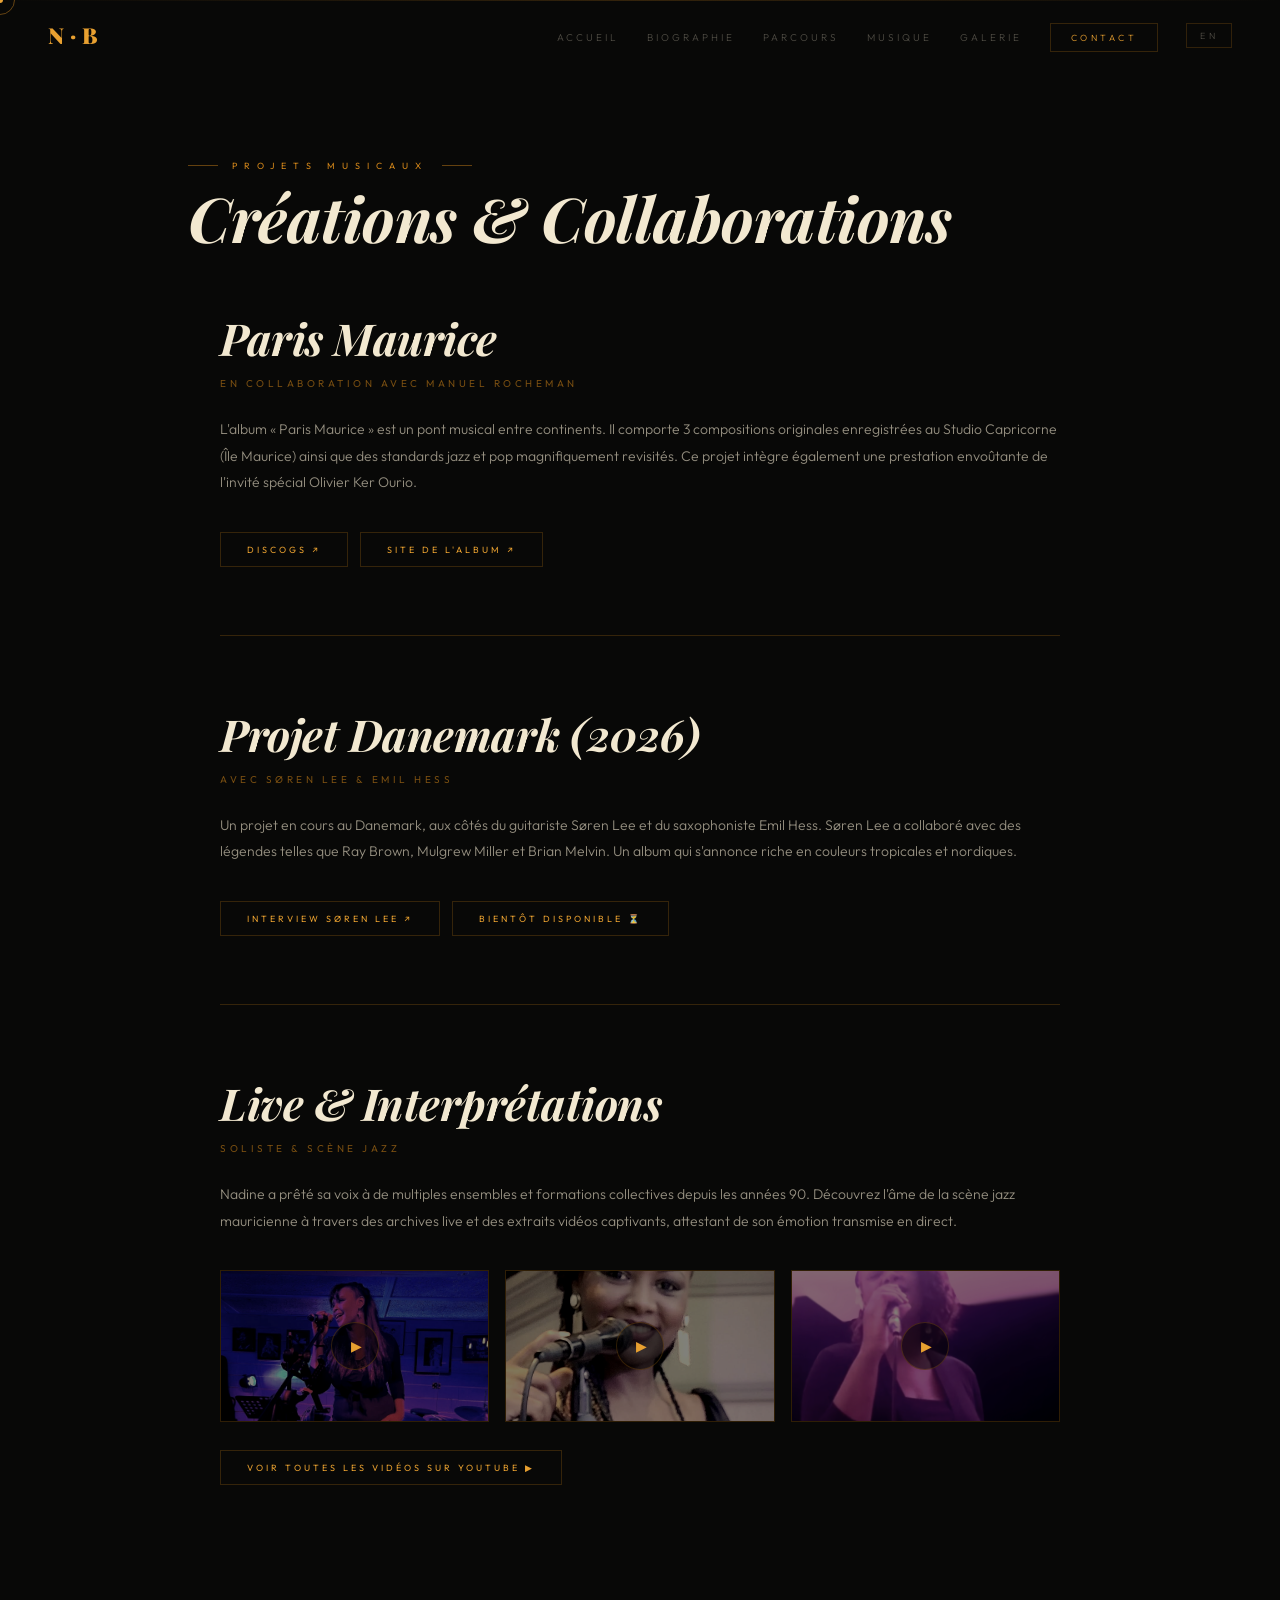
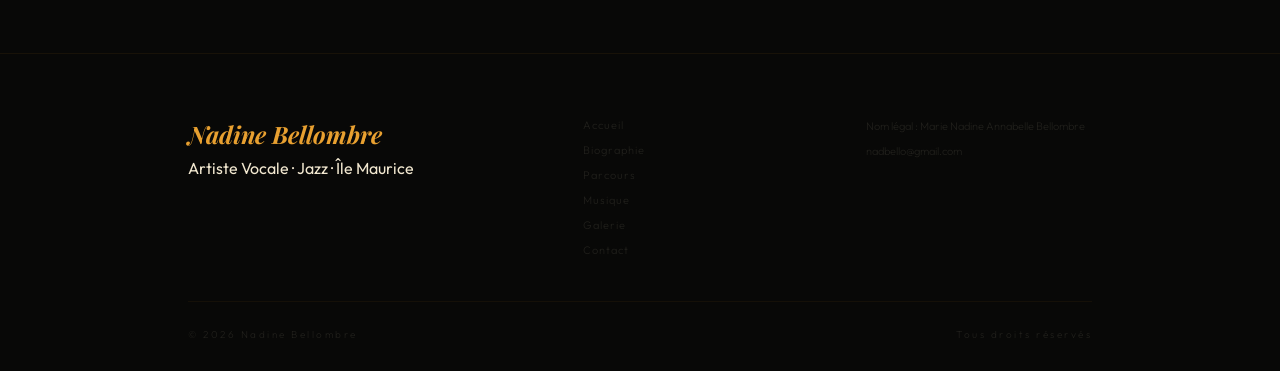
<file: musique.html>
<!DOCTYPE html>
<html lang="fr">

<head>
  <meta charset="UTF-8">
  <meta name="viewport" content="width=device-width, initial-scale=1.0">
  <meta name="description"
    content="Découvrez la musique et les créations de Nadine Bellombre, projets jazz, collaborations et revue de presse.">
  <title>Musique & Presse — Nadine Bellombre</title>
  <link rel="preconnect" href="https://fonts.googleapis.com">
  <link rel="preconnect" href="https://fonts.gstatic.com" crossorigin>
  <link
    href="https://fonts.googleapis.com/css2?family=Playfair+Display:ital,wght@0,400;0,700;0,900;1,400;1,700&family=Outfit:wght@200;300;400;500&display=swap"
    rel="stylesheet">
  <link rel="stylesheet" href="style.css">
  <style>
    .music-section {
      padding-top: 150px;
    }
  </style>
</head>

<body>

  <!-- Custom cursor -->
  <div id="cur-dot"></div>
  <div id="cur-ring"></div>

  <!-- NAVIGATION -->
  <nav id="navbar">
    <a href="index.html" class="nav-logo">
      <span>N</span><span class="logo-sep">·</span><span>B</span>
    </a>
    <button class="hamburger" id="hamburger" aria-label="Menu">
      <span></span><span></span><span></span>
    </button>
    <ul class="nav-menu" id="navMenu">
      <li><a href="index.html" class="nav-a" data-fr="Accueil" data-en="Home">Accueil</a></li>
      <li><a href="biographie.html" class="nav-a" data-fr="Biographie" data-en="Biography">Biographie</a></li>
      <li><a href="parcours.html" class="nav-a" data-fr="Parcours" data-en="Journey">Parcours</a></li>
      <li><a href="musique.html" class="nav-a" data-fr="Musique" data-en="Music">Musique</a></li>
      <li><a href="galerie.html" class="nav-a" data-fr="Galerie" data-en="Gallery">Galerie</a></li>
      <li><a href="contact.html" class="nav-a nav-cta" data-fr="Contact" data-en="Contact">Contact</a></li>
      <li><button class="lang-toggle" id="langBtn">EN</button></li>
    </ul>
  </nav>

  <!-- MUSIC PROJECTS -->
  <section id="projects" class="section music-section">
    <div class="container">

      <div class="section-eyebrow" data-fr="Projets Musicaux" data-en="Musical Projects">Projets Musicaux</div>
      <h2 class="section-h2" data-fr="Créations & Collaborations" data-en="Creations & Collaborations">Créations &
        Collaborations</h2>

      <div class="project-list">

        <!-- PROJET 1 : PARIS MAURICE -->
        <div class="project-item" data-aos>
          <h3 class="project-title">Paris Maurice</h3>
          <span class="project-sub">En collaboration avec Manuel Rocheman</span>
          <div class="project-desc">
            <p data-fr="L'album « Paris Maurice » est un pont musical entre continents. Il comporte 3 compositions originales enregistrées au Studio Capricorne (Île Maurice) ainsi que des standards jazz et pop magnifiquement revisités. Ce projet intègre également une prestation envoûtante de l'invité spécial Olivier Ker Ourio."
              data-en="The « Paris Maurice » album is a musical bridge between continents. It features 3 original compositions recorded at Studio Capricorne (Mauritius) along with beautifully revisited jazz and pop standards. This project also includes an enchanting performance by special guest Olivier Ker Ourio.">
              L'album « Paris Maurice » est un pont musical entre continents. Il comporte 3 compositions originales
              enregistrées au Studio Capricorne (Île Maurice) ainsi que des standards jazz et pop magnifiquement
              revisités. Ce projet intègre également une prestation envoûtante de l'invité spécial Olivier Ker Ourio.
            </p>
          </div>
          <div class="project-links">
            <a href="https://www.discogs.com/fr/release/6663104-Manuel-Rocheman-Nadine-Bellombre-Paris-Maurice"
              target="_blank" rel="noopener" class="btn-music">
              Discogs ↗
            </a>
            <a href="https://manuelrocheman.com/paris-maurice/"
              target="_blank" rel="noopener" class="btn-music">
              Site de l'album ↗
            </a>
          </div>
        </div>

        <!-- PROJET 2 : DANEMARK -->
        <div class="project-item" data-aos>
          <h3 class="project-title" data-fr="Projet Danemark (2026)" data-en="Denmark Project (2026)">Projet Danemark
            (2026)</h3>
          <span class="project-sub" data-fr="Avec Søren Lee & Emil Hess" data-en="With Søren Lee & Emil Hess">Avec Søren
            Lee & Emil Hess</span>
          <div class="project-desc">
            <p data-fr="Un projet en cours au Danemark, aux côtés du guitariste Søren Lee et du saxophoniste Emil Hess. Søren Lee a collaboré avec des légendes telles que Ray Brown, Mulgrew Miller et Brian Melvin. Un album qui s'annonce riche en couleurs tropicales et nordiques."
              data-en="An ongoing project in Denmark, alongside guitarist Søren Lee and saxophonist Emil Hess. Søren Lee has collaborated with legends such as Ray Brown, Mulgrew Miller and Brian Melvin. An album that promises a rich blend of tropical and Nordic colours.">
              Un projet en cours au Danemark, aux côtés du guitariste Søren Lee et du saxophoniste Emil Hess.
              Søren Lee a collaboré avec des légendes telles que Ray Brown, Mulgrew Miller et Brian Melvin.
              Un album qui s'annonce riche en couleurs tropicales et nordiques.
            </p>
          </div>
          <div class="project-links">
            <a href="https://jazzguitartoday.com/2021/05/exclusive-interview-with-denmarks-soren-lee/" target="_blank"
              rel="noopener" class="btn-music" data-fr="Interview Søren Lee" data-en="Søren Lee Interview">
              Interview Søren Lee ↗
            </a>
            <a href="#" class="btn-music" data-fr="Bientôt disponible" data-en="Coming Soon">
              Bientôt disponible ⏳
            </a>
          </div>
        </div>

        <!-- PROJET 3 : SCENE & CHOIR -->
        <div class="project-item" data-aos>
          <h3 class="project-title" data-fr="Live & Interprétations" data-en="Live & Interpretations">Live &
            Interprétations</h3>
          <span class="project-sub" data-fr="Soliste & Scène Jazz" data-en="Soloist & Jazz Scene">Soliste & Scène
            Jazz</span>

          <div class="project-desc">
            <p data-fr="Nadine a prêté sa voix à de multiples ensembles et formations collectives depuis les années 90. Découvrez l'âme de la scène jazz mauricienne à travers des archives live et des extraits vidéos captivants, attestant de son émotion transmise en direct."
              data-en="Nadine has lent her voice to multiple ensembles and collective formations since the 90s. Discover the soul of the Mauritian jazz scene through live archives and captivating video excerpts, showcasing the emotion she conveys live.">
              Nadine a prêté sa voix à de multiples ensembles et formations collectives depuis les années 90. Découvrez
              l'âme de la scène jazz mauricienne à travers des archives live et des extraits vidéos captivants,
              attestant de son émotion transmise en direct.
            </p>
          </div>

          <!-- GRILLE DES EXTRAITS VIDEOS YOUTUBE -->
          <div class="project-videos">
            <!-- Remplacez le lien href par votre VRAI lien YouTube -->
            <a href="https://www.youtube.com/watch?v=Kg5ixb23W8M&list=RDKg5ixb23W8M&start_radio=1" target="_blank"
              rel="noopener" class="video-thumb">
              <img src="assets/2024-08-09 11.24.19.jpg" alt="Performance Live 1">
              <div class="play-btn">▶</div>
            </a>

            <a href="https://www.youtube.com/watch?v=5L84JedNXrg&list=RD5L84JedNXrg&start_radio=1" target="_blank"
              rel="noopener" class="video-thumb">
              <img src="assets/20221226_185150.jpg" alt="Performance Live 2">
              <div class="play-btn">▶</div>
            </a>

            <a href="https://www.youtube.com/watch?v=5UK6cpEG-3o" target="_blank" rel="noopener" class="video-thumb">
              <img src="assets/IMG_20260403_121529.jpg" alt="Performance Live 3">
              <div class="play-btn">▶</div>
            </a>
          </div>

          <div class="project-links">
            <a href="https://www.youtube.com/results?search_query=nadine+bellombre" target="_blank" rel="noopener"
              class="btn-music" data-fr="Voir toutes les vidéos sur YouTube" data-en="Watch all videos on YouTube">
              Voir toutes les vidéos sur YouTube ▶
            </a>
          </div>
        </div>

      </div>
    </div>
  </section>

  <!-- FOOTER -->
  <footer class="footer">
    <div class="container">
      <div class="footer-inner">
        <div class="footer-brand">
          <div class="footer-logo">Nadine Bellombre</div>
          <p class="footer-sub" data-fr="Artiste Vocale · Jazz · Île Maurice" data-en="Vocal Artist · Jazz · Mauritius">
            Artiste Vocale · Jazz · Île Maurice</p>
        </div>
        <nav class="footer-nav">
          <a href="index.html" data-fr="Accueil" data-en="Home">Accueil</a>
          <a href="biographie.html" data-fr="Biographie" data-en="Biography">Biographie</a>
          <a href="parcours.html" data-fr="Parcours" data-en="Journey">Parcours</a>
          <a href="musique.html" data-fr="Musique" data-en="Music">Musique</a>
          <a href="galerie.html" data-fr="Galerie" data-en="Gallery">Galerie</a>
          <a href="contact.html" data-fr="Contact" data-en="Contact">Contact</a>
        </nav>
        <div class="footer-legal">
          <p data-fr="Nom légal : Marie Nadine Annabelle Bellombre"
            data-en="Legal name: Marie Nadine Annabelle Bellombre">Nom légal : Marie Nadine Annabelle Bellombre</p>
          <p>nadbello@gmail.com</p>
        </div>
      </div>
      <div class="footer-bottom">
        <p>© 2026 Nadine Bellombre</p>
        <p class="footer-note" data-fr="Tous droits réservés" data-en="All rights reserved">Tous droits réservés</p>
      </div>
    </div>
  </footer>

  <script src="script.js"></script>
</body>

</html>
</file>
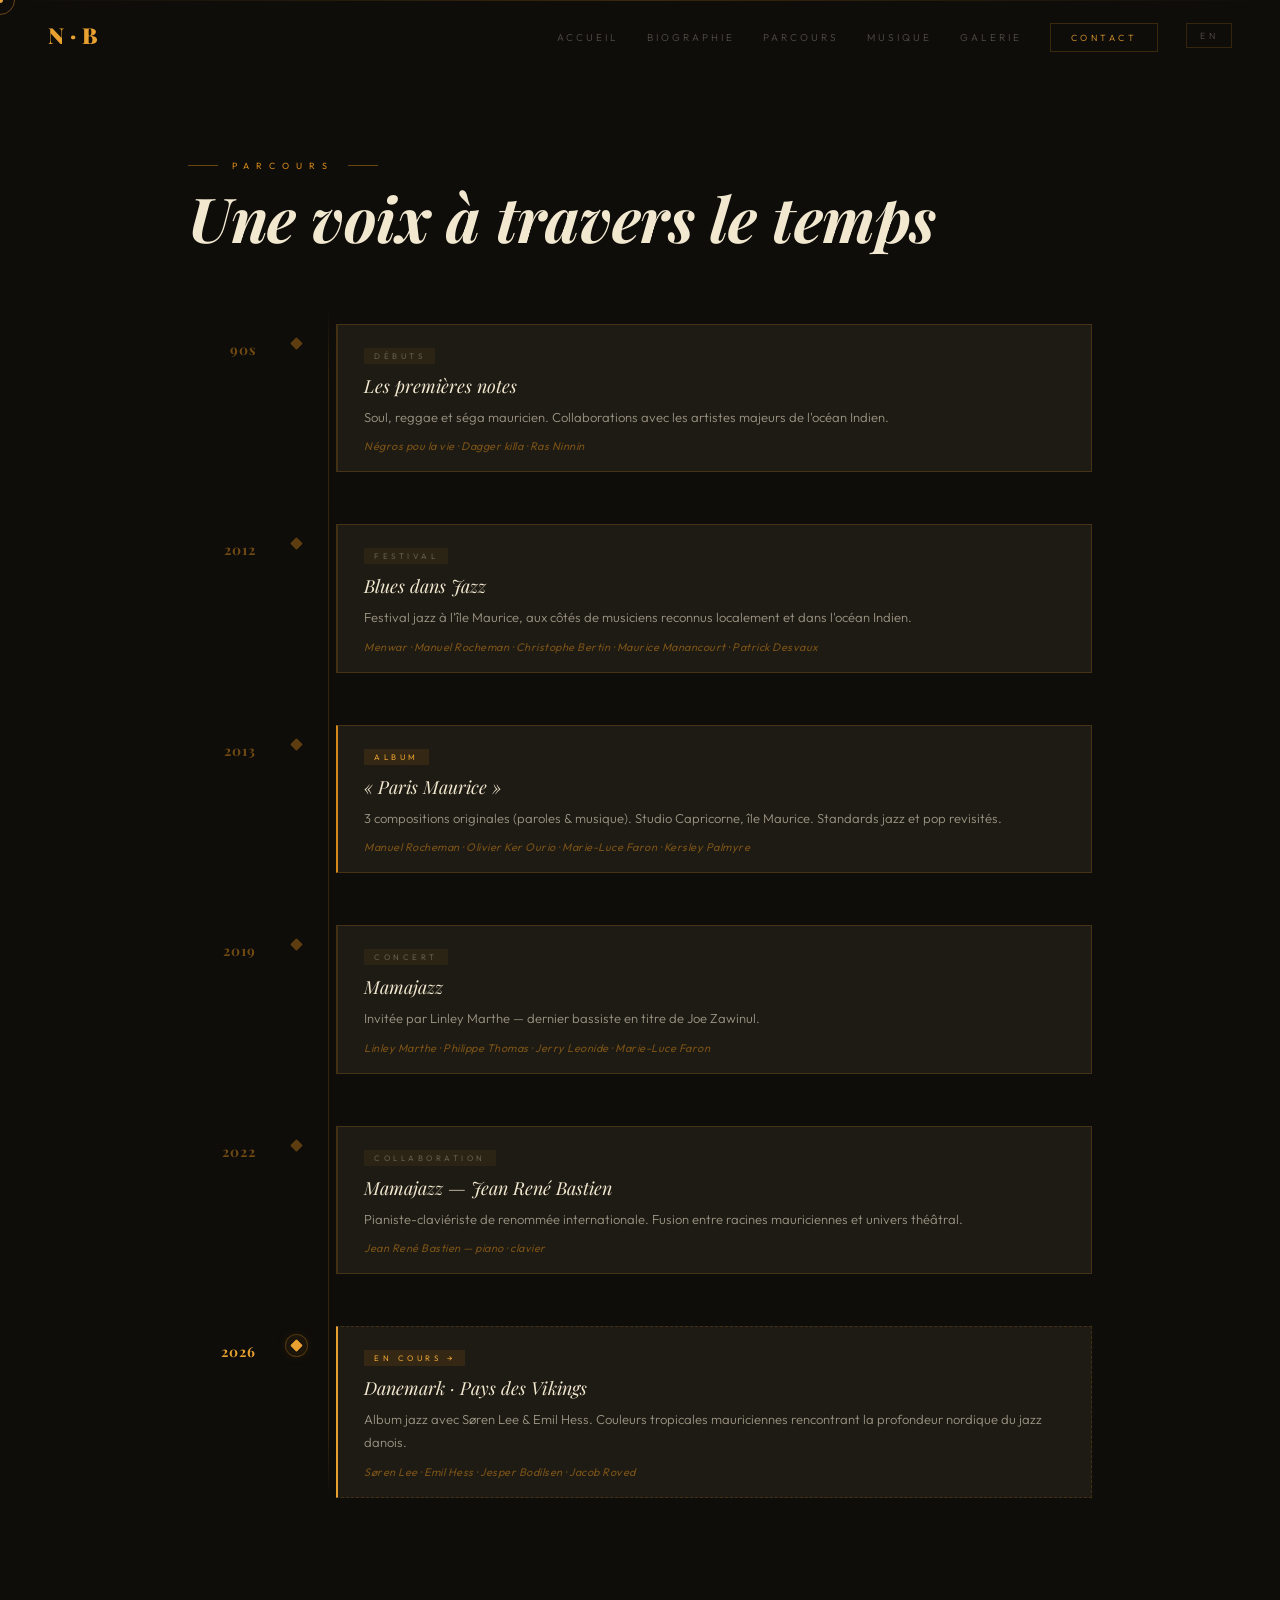
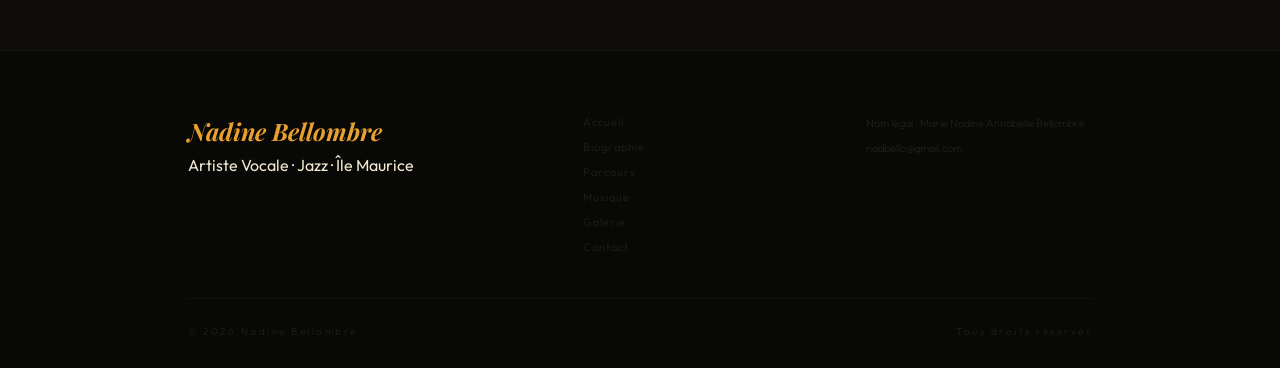
<file: parcours.html>
<!DOCTYPE html>
<html lang="fr">
<head>
  <meta charset="UTF-8">
  <meta name="viewport" content="width=device-width, initial-scale=1.0">
  <meta name="description" content="Découvrez le parcours de Nadine Bellombre, de ses débuts à l'île Maurice jusqu'à ses projets scandinaves au Danemark.">
  <title>Parcours — Nadine Bellombre</title>
  <link rel="preconnect" href="https://fonts.googleapis.com">
  <link rel="preconnect" href="https://fonts.gstatic.com" crossorigin>
  <link href="https://fonts.googleapis.com/css2?family=Playfair+Display:ital,wght@0,400;0,700;0,900;1,400;1,700&family=Outfit:wght@200;300;400;500&display=swap" rel="stylesheet">
  <link rel="stylesheet" href="style.css">
</head>
<body>

  <!-- Custom cursor -->
  <div id="cur-dot"></div>
  <div id="cur-ring"></div>

  <!-- NAVIGATION -->
  <nav id="navbar">
    <a href="index.html" class="nav-logo">
      <span>N</span><span class="logo-sep">·</span><span>B</span>
    </a>
    <button class="hamburger" id="hamburger" aria-label="Menu">
      <span></span><span></span><span></span>
    </button>
    <ul class="nav-menu" id="navMenu">
      <li><a href="index.html" class="nav-a" data-fr="Accueil" data-en="Home">Accueil</a></li>
      <li><a href="biographie.html" class="nav-a" data-fr="Biographie" data-en="Biography">Biographie</a></li>
      <li><a href="parcours.html" class="nav-a" data-fr="Parcours" data-en="Journey">Parcours</a></li>
      <li><a href="musique.html" class="nav-a" data-fr="Musique" data-en="Music">Musique</a></li>
      <li><a href="galerie.html" class="nav-a" data-fr="Galerie" data-en="Gallery">Galerie</a></li>
      <li><a href="contact.html" class="nav-a nav-cta" data-fr="Contact" data-en="Contact">Contact</a></li>
      <li><button class="lang-toggle" id="langBtn">EN</button></li>
    </ul>
  </nav>

  <!-- TIMELINE -->
  <section id="timeline" class="section timeline-section" style="padding-top: 150px; min-height: 80vh;">
    <div class="container">

      <div class="section-eyebrow" data-fr="Parcours" data-en="Journey">Parcours</div>
      <h2 class="section-h2 tl-left" data-fr="Une voix à travers le temps" data-en="A voice through time">Une voix à travers le temps</h2>

      <div class="timeline" id="timelineEl">

        <!-- Item 1 -->
        <div class="tl-item" data-aos>
          <div class="tl-left-col">
            <div class="tl-year">90s</div>
          </div>
          <div class="tl-center-col">
            <div class="tl-dot"></div>
          </div>
          <div class="tl-right-col">
            <div class="tl-card">
              <div class="tl-card-inner">
                <span class="tl-tag" data-fr="Débuts" data-en="Beginnings">Débuts</span>
                <h3 class="tl-title" data-fr="Les premières notes" data-en="The first notes">Les premières notes</h3>
                <p class="tl-text" data-fr="Soul, reggae et séga mauricien. Collaborations avec les artistes majeurs de l'océan Indien." data-en="Soul, reggae and Mauritian séga. Collaborations with major Indian Ocean artists.">Soul, reggae et séga mauricien. Collaborations avec les artistes majeurs de l'océan Indien.</p>
                <p class="tl-names">Négros pou la vie · Dagger killa · Ras Ninnin</p>
              </div>
            </div>
          </div>
        </div>

        <!-- Item 2 -->
        <div class="tl-item" data-aos>
          <div class="tl-left-col">
            <div class="tl-year">2012</div>
          </div>
          <div class="tl-center-col">
            <div class="tl-dot"></div>
          </div>
          <div class="tl-right-col">
            <div class="tl-card">
              <div class="tl-card-inner">
                <span class="tl-tag" data-fr="Festival" data-en="Festival">Festival</span>
                <h3 class="tl-title" data-fr="Blues dans Jazz" data-en="Blues in Jazz">Blues dans Jazz</h3>
                <p class="tl-text" data-fr="Festival jazz à l'île Maurice, aux côtés de musiciens reconnus localement et dans l'océan Indien." data-en="Jazz festival in Mauritius, alongside musicians recognised locally and across the Indian Ocean.">Festival jazz à l'île Maurice, aux côtés de musiciens reconnus localement et dans l'océan Indien.</p>
                <p class="tl-names">Menwar · Manuel Rocheman · Christophe Bertin · Maurice Manancourt · Patrick Desvaux</p>
              </div>
            </div>
          </div>
        </div>

        <!-- Item 3 -->
        <div class="tl-item" data-aos>
          <div class="tl-left-col">
            <div class="tl-year">2013</div>
          </div>
          <div class="tl-center-col">
            <div class="tl-dot"></div>
          </div>
          <div class="tl-right-col">
            <div class="tl-card tl-card-featured">
              <div class="tl-card-inner">
                <span class="tl-tag tl-tag-gold" data-fr="Album" data-en="Album">Album</span>
                <h3 class="tl-title" data-fr="« Paris Maurice »" data-en="« Paris Maurice »">« Paris Maurice »</h3>
                <p class="tl-text" data-fr="3 compositions originales (paroles &amp; musique). Studio Capricorne, île Maurice. Standards jazz et pop revisités." data-en="3 original compositions (lyrics &amp; music). Studio Capricorne, Mauritius. Revisited jazz and pop standards.">3 compositions originales (paroles &amp; musique). Studio Capricorne, île Maurice. Standards jazz et pop revisités.</p>
                <p class="tl-names">Manuel Rocheman · Olivier Ker Ourio · Marie-Luce Faron · Kersley Palmyre</p>
              </div>
            </div>
          </div>
        </div>

        <!-- Item 4 -->
        <div class="tl-item" data-aos>
          <div class="tl-left-col">
            <div class="tl-year">2019</div>
          </div>
          <div class="tl-center-col">
            <div class="tl-dot"></div>
          </div>
          <div class="tl-right-col">
            <div class="tl-card">
              <div class="tl-card-inner">
                <span class="tl-tag" data-fr="Concert" data-en="Concert">Concert</span>
                <h3 class="tl-title">Mamajazz</h3>
                <p class="tl-text" data-fr="Invitée par Linley Marthe — dernier bassiste en titre de Joe Zawinul." data-en="Invited by Linley Marthe — last official bassist of Joe Zawinul.">Invitée par Linley Marthe — dernier bassiste en titre de Joe Zawinul.</p>
                <p class="tl-names">Linley Marthe · Philippe Thomas · Jerry Leonide · Marie-Luce Faron</p>
              </div>
            </div>
          </div>
        </div>

        <!-- Item 5 -->
        <div class="tl-item" data-aos>
          <div class="tl-left-col">
            <div class="tl-year">2022</div>
          </div>
          <div class="tl-center-col">
            <div class="tl-dot"></div>
          </div>
          <div class="tl-right-col">
            <div class="tl-card">
              <div class="tl-card-inner">
                <span class="tl-tag" data-fr="Collaboration" data-en="Collaboration">Collaboration</span>
                <h3 class="tl-title" data-fr="Mamajazz — Jean René Bastien" data-en="Mamajazz — Jean René Bastien">Mamajazz — Jean René Bastien</h3>
                <p class="tl-text" data-fr="Pianiste-claviériste de renommée internationale. Fusion entre racines mauriciennes et univers théâtral." data-en="Internationally renowned pianist-keyboardist. Fusion between Mauritian roots and theatrical universe.">Pianiste-claviériste de renommée internationale. Fusion entre racines mauriciennes et univers théâtral.</p>
                <p class="tl-names">Jean René Bastien — piano · clavier</p>
              </div>
            </div>
          </div>
        </div>

        <!-- Item 6 — Future, highlighted -->
        <div class="tl-item tl-item-future" data-aos>
          <div class="tl-left-col">
            <div class="tl-year tl-year-future">2026</div>
          </div>
          <div class="tl-center-col">
            <div class="tl-dot tl-dot-future">
              <div class="tl-dot-pulse"></div>
            </div>
          </div>
          <div class="tl-right-col">
            <div class="tl-card tl-card-future">
              <div class="tl-card-inner">
                <span class="tl-tag tl-tag-gold" data-fr="En cours →" data-en="Upcoming →">En cours →</span>
                <h3 class="tl-title" data-fr="Danemark · Pays des Vikings" data-en="Denmark · Land of the Vikings">Danemark · Pays des Vikings</h3>
                <p class="tl-text" data-fr="Album jazz avec Søren Lee & Emil Hess. Couleurs tropicales mauriciennes rencontrant la profondeur nordique du jazz danois." data-en="Jazz album with Søren Lee & Emil Hess. Tropical Mauritian colours meeting the Nordic depth of Danish jazz.">Album jazz avec Søren Lee & Emil Hess. Couleurs tropicales mauriciennes rencontrant la profondeur nordique du jazz danois.</p>
                <p class="tl-names">Søren Lee · Emil Hess · Jesper Bodilsen · Jacob Roved</p>
              </div>
            </div>
          </div>
        </div>

      </div>
    </div>
  </section>

  <!-- FOOTER -->
  <footer class="footer">
    <div class="container">
      <div class="footer-inner">
        <div class="footer-brand">
          <div class="footer-logo">Nadine Bellombre</div>
          <p class="footer-sub" data-fr="Artiste Vocale · Jazz · Île Maurice" data-en="Vocal Artist · Jazz · Mauritius">Artiste Vocale · Jazz · Île Maurice</p>
        </div>
        <nav class="footer-nav">
          <a href="index.html" data-fr="Accueil" data-en="Home">Accueil</a>
          <a href="biographie.html" data-fr="Biographie" data-en="Biography">Biographie</a>
          <a href="parcours.html" data-fr="Parcours" data-en="Journey">Parcours</a>
          <a href="musique.html" data-fr="Musique" data-en="Music">Musique</a>
          <a href="galerie.html" data-fr="Galerie" data-en="Gallery">Galerie</a>
          <a href="contact.html" data-fr="Contact" data-en="Contact">Contact</a>
        </nav>
        <div class="footer-legal">
          <p data-fr="Nom légal : Marie Nadine Annabelle Bellombre" data-en="Legal name: Marie Nadine Annabelle Bellombre">Nom légal : Marie Nadine Annabelle Bellombre</p>
          <p>nadbello@gmail.com</p>
        </div>
      </div>
      <div class="footer-bottom">
        <p>© 2026 Nadine Bellombre</p>
        <p class="footer-note" data-fr="Tous droits réservés" data-en="All rights reserved">Tous droits réservés</p>
      </div>
    </div>
  </footer>

  <script src="script.js"></script>
</body>
</html>
</file>
<file: style.css>
/* ═══════════════════════════════════════════════════════════
   NADINE BELLOMBRE — Jazz · Soul · Séga · Reggae
   Direction : Scène de jazz, lumière ambrée, vinyle chaud
   Palette  : Noir charbon · Ambre · Or mat · Ivoire
   Fonts    : Playfair Display (titres) · Outfit (corps)
═══════════════════════════════════════════════════════════ */

:root {
  /* Couleurs */
  --ink:       #080807;
  --ink-2:     #0E0D0A;
  --ink-3:     #161410;
  --ink-4:     #1E1B14;
  --ink-5:     #26221A;

  --amber:     #D4871A;
  --amber-2:   #E8A030;
  --amber-3:   #F5BC55;
  --amber-pale:#FAD98A;
  --amber-glow:rgba(212,135,26,0.18);
  --amber-bd:  rgba(212,135,26,0.22);

  --ivory:     #F2E8D0;
  --ivory-mid: rgba(242,232,208,0.6);
  --ivory-dim: rgba(242,232,208,0.3);
  --ivory-ghost:rgba(242,232,208,0.1);

  /* Typographie */
  --f-display: 'Playfair Display', Georgia, serif;
  --f-body:    'Outfit', 'DM Sans', sans-serif;

  /* Motion */
  --ease:      cubic-bezier(0.4, 0, 0.2, 1);
  --ease-out:  cubic-bezier(0, 0, 0.2, 1);
  --ease-back: cubic-bezier(0.34, 1.56, 0.64, 1);
}

/* ─── RESET ─────────────────────────────────────────── */
*,*::before,*::after{margin:0;padding:0;box-sizing:border-box}
html{scroll-behavior:smooth;font-size:16px}
body{font-family:var(--f-body);background:var(--ink);color:var(--ivory);overflow-x:hidden;cursor:none}
a{text-decoration:none;color:inherit}
button{font-family:inherit;font-size:inherit;border:none;background:none;cursor:none}
img{max-width:100%;display:block;height:auto}
input,textarea,select{font-family:inherit;font-size:inherit;outline:none;border:none}

/* ─── BRUIT CANVAS ──────────────────────────────────── */
#stage-noise{
  position:fixed;inset:0;z-index:9991;pointer-events:none;
  opacity:0.04;mix-blend-mode:overlay;
}

/* ─── CUSTOM CURSOR ─────────────────────────────────── */
#cur-dot{
  position:fixed;z-index:9999;pointer-events:none;
  width:6px;height:6px;border-radius:50%;
  background:var(--amber-2);transform:translate(-50%,-50%);
  transition:transform 0.06s;mix-blend-mode:screen;
}
#cur-ring{
  position:fixed;z-index:9998;pointer-events:none;
  width:30px;height:30px;border-radius:50%;
  border:1px solid rgba(212,135,26,0.45);transform:translate(-50%,-50%);
  transition:all 0.15s var(--ease);mix-blend-mode:screen;
}
#cur-ring.hov{
  transform:translate(-50%,-50%) scale(2);
  border-color:var(--amber);
  background:rgba(212,135,26,0.06);
}

/* ─── LAYOUT ────────────────────────────────────────── */
.container{max-width:1000px;margin:0 auto;padding:0 48px}
.section{padding:100px 0}

/* ─── SECTION HEADERS ───────────────────────────────── */
.section-eyebrow{
  display:inline-flex;align-items:center;gap:14px;
  font-size:9px;letter-spacing:7px;text-transform:uppercase;
  color:var(--amber);margin-bottom:14px;font-weight:400;
}
.section-eyebrow::before,.section-eyebrow::after{
  content:'';width:30px;height:1px;background:var(--amber);opacity:0.45;
}
.section-h2{
  font-family:var(--f-display);
  font-size:clamp(38px,5.5vw,62px);
  font-weight:700;font-style:italic;
  color:var(--ivory);
  margin-bottom:56px;line-height:1.08;letter-spacing:-0.5px;
}

/* ─── NAVIGATION ────────────────────────────────────── */
#navbar{
  position:fixed;top:0;left:0;right:0;z-index:500;
  display:flex;align-items:center;justify-content:space-between;
  padding:20px 48px;
  background:rgba(8,8,7,0.0);
  border-bottom:1px solid transparent;
  transition:padding 0.4s var(--ease),background 0.4s,border-color 0.4s,backdrop-filter 0.4s;
}
#navbar.shrunk{
  padding:14px 48px;
  background:rgba(8,8,7,0.88);
  backdrop-filter:blur(24px);-webkit-backdrop-filter:blur(24px);
  border-bottom-color:var(--amber-bd);
}
.nav-logo{
  font-family:var(--f-display);font-size:22px;font-weight:900;
  color:var(--amber-2);letter-spacing:3px;
  display:flex;align-items:center;gap:3px;
}
.logo-dot{color:var(--amber-3);opacity:0.5;margin:0 2px;}
.nav-menu{display:flex;align-items:center;gap:28px;list-style:none}
.nav-a{
  font-size:10px;letter-spacing:3px;text-transform:uppercase;
  color:var(--ivory-dim);position:relative;transition:color 0.22s;font-weight:300;
}
.nav-a::after{
  content:'';position:absolute;bottom:-4px;left:0;width:0;height:1px;
  background:var(--amber-2);transition:width 0.28s var(--ease-out);
}
.nav-a:hover{color:var(--ivory)}
.nav-a:hover::after{width:100%}
.nav-cta{
  border:1px solid var(--amber-bd) !important;
  color:var(--amber-2) !important;
  padding:8px 20px !important;font-size:9px !important;letter-spacing:3.5px;
  transition:all 0.22s !important;
}
.nav-cta::after{display:none !important}
.nav-cta:hover{background:var(--amber) !important;color:var(--ink) !important;border-color:var(--amber) !important}
.lang-toggle{
  font-size:9px;letter-spacing:3.5px;text-transform:uppercase;
  border:1px solid rgba(212,135,26,0.2);padding:6px 13px;
  color:var(--ivory-dim);transition:all 0.22s;font-weight:300;
}
.lang-toggle:hover{border-color:var(--amber);color:var(--amber)}
.hamburger{display:none;flex-direction:column;gap:5px;padding:4px}
.hamburger span{display:block;width:22px;height:1px;background:var(--amber-2);transition:all 0.3s}
.hamburger.open span:nth-child(1){transform:rotate(45deg) translate(4px,4px)}
.hamburger.open span:nth-child(2){opacity:0}
.hamburger.open span:nth-child(3){transform:rotate(-45deg) translate(4px,-4px)}

/* ─── HERO ──────────────────────────────────────────── */
.hero{
  min-height:100vh;
  background:var(--ink);
  display:flex;align-items:center;justify-content:center;
  position:relative;overflow:hidden;
  padding:100px 48px 80px;
}

/* Spotlight — lumière de scène venant d'en haut */
.spotlight{
  position:absolute;top:-200px;left:50%;transform:translateX(-50%);
  width:700px;height:900px;
  background:conic-gradient(from 160deg at 50% 0%,
    transparent 0deg,
    rgba(212,135,26,0.0) 30deg,
    rgba(212,135,26,0.08) 60deg,
    rgba(232,160,48,0.13) 90deg,
    rgba(232,160,48,0.08) 120deg,
    rgba(212,135,26,0.0) 150deg,
    transparent 180deg
  );
  filter:blur(40px);
  pointer-events:none;
  animation:spotPulse 6s ease-in-out infinite;
}
@keyframes spotPulse{
  0%,100%{opacity:0.8;transform:translateX(-50%) scaleX(1)}
  50%    {opacity:1;   transform:translateX(-50%) scaleX(1.05)}
}

/* Halo ambiant derrière le nom */
.hero::before{
  content:'';position:absolute;top:20%;left:50%;transform:translate(-50%,-50%);
  width:900px;height:600px;
  background:radial-gradient(ellipse at 50% 60%,
    rgba(212,135,26,0.10) 0%,
    rgba(212,135,26,0.04) 40%,
    transparent 70%
  );
  pointer-events:none;
}

/* Portée musicale */
.staff{
  position:absolute;inset:0;
  display:flex;flex-direction:column;justify-content:center;
  gap:28px;padding:0 5%;pointer-events:none;
}
.staff-line{height:1px;background:rgba(212,135,26,0.04)}

/* Notes flottantes */
.floating-notes{position:absolute;inset:0;pointer-events:none;overflow:hidden}
.fn{
  position:absolute;
  font-size:26px;color:rgba(212,135,26,0.07);
  animation:noteRise 10s infinite ease-in-out;user-select:none;
}
.fn1{left:6%;  bottom:15%;animation-delay:0s}
.fn2{left:15%; top:25%;   animation-delay:1.5s;font-size:20px}
.fn3{left:72%; top:20%;   animation-delay:0.8s;font-size:22px}
.fn4{left:82%; bottom:25%;animation-delay:2.2s}
.fn5{left:42%; top:75%;   animation-delay:2s;font-size:18px}
.fn6{left:58%; top:35%;   animation-delay:1.1s;font-size:24px}
@keyframes noteRise{
  0%  {transform:translateY(0) rotate(0deg);opacity:0.07}
  50% {transform:translateY(-28px) rotate(7deg);opacity:0.16}
  100%{transform:translateY(0) rotate(0deg);opacity:0.07}
}

/* Contenu hero */
.hero-content{
  position:relative;z-index:2;text-align:center;max-width:740px;
}
.hero-origin{
  font-size:9px;letter-spacing:7px;text-transform:uppercase;
  color:var(--ivory-dim);margin-bottom:36px;font-weight:300;
  opacity:0;animation:fadeUp 1s 0.2s var(--ease) forwards;
}
.hero-name{
  font-family:var(--f-display);
  font-size:clamp(68px,13vw,140px);
  line-height:0.86;font-weight:900;
  letter-spacing:-2px;
  opacity:0;animation:fadeUp 1.1s 0.35s var(--ease) forwards;
}
.name-nadine{
  display:block;font-weight:400;font-style:italic;
  font-size:0.52em;letter-spacing:6px;
  color:var(--amber-pale);margin-bottom:4px;
}
.name-bellombre{
  display:block;
  background:linear-gradient(135deg, var(--ivory) 0%, var(--amber-pale) 50%, var(--ivory) 100%);
  -webkit-background-clip:text;-webkit-text-fill-color:transparent;background-clip:text;
  filter:drop-shadow(0 0 60px rgba(212,135,26,0.25));
}

/* Trait entre nom et genres */
.hero-divider{
  display:flex;align-items:center;justify-content:center;gap:18px;
  margin:28px auto 0;
  opacity:0;animation:fadeUp 1s 0.6s var(--ease) forwards;
}
.hd-line{flex:1;max-width:100px;height:1px;background:var(--amber-bd)}
.hd-mic{font-size:18px;filter:grayscale(0.3)}

/* Genres musicaux — héros du premier scroll */
.hero-identity{
  display:flex;align-items:center;justify-content:center;flex-wrap:wrap;
  gap:0;margin:28px 0 24px;
  opacity:0;animation:fadeUp 1s 0.8s var(--ease) forwards;
}
.genre{
  font-family:var(--f-display);font-style:italic;
  font-size:clamp(20px,3.5vw,32px);font-weight:400;
  color:var(--amber-2);
  padding:0 18px;
  position:relative;
  transition:color 0.2s,text-shadow 0.2s;
}
.genre:hover{color:var(--amber-pale);text-shadow:0 0 30px rgba(212,135,26,0.5)}
.genre-sep{color:var(--amber-bd);font-size:22px;line-height:1}

.hero-quote{
  font-family:var(--f-display);font-style:italic;
  font-size:clamp(15px,2.2vw,19px);
  color:var(--ivory-mid);line-height:1.65;font-weight:400;
  margin-bottom:36px;
  opacity:0;animation:fadeUp 1s 1s var(--ease) forwards;
}

.hero-cta{
  display:inline-flex;align-items:center;gap:12px;
  font-size:10px;letter-spacing:4px;text-transform:uppercase;font-weight:400;
  color:var(--amber-2);
  border:1px solid var(--amber-bd);
  padding:14px 32px;
  transition:all 0.28s var(--ease);cursor:none;
  opacity:0;animation:fadeUp 1s 1.2s var(--ease) forwards;
  position:relative;overflow:hidden;
}
.hero-cta::before{
  content:'';position:absolute;inset:0;
  background:var(--amber);transform:translateX(-101%);
  transition:transform 0.3s var(--ease-out);
}
.hero-cta:hover::before{transform:translateX(0)}
.hero-cta:hover{color:var(--ink);border-color:var(--amber)}
.hero-cta span,.hero-cta .cta-arrow{position:relative;z-index:1}
.cta-arrow{transition:transform 0.3s}
.hero-cta:hover .cta-arrow{transform:translateY(3px)}

/* Vinyle décoratif */
.vinyl-deco{
  position:absolute;right:-80px;bottom:-100px;
  width:440px;height:440px;border-radius:50%;
  background:
    repeating-radial-gradient(circle at 50% 50%,
      rgba(30,25,16,1) 0px,
      rgba(22,18,12,1) 3px,
      rgba(30,25,16,1) 6px
    );
  animation:vinylSpin 25s linear infinite;
  opacity:0.45;
  box-shadow:0 0 120px rgba(0,0,0,0.9),inset 0 0 40px rgba(0,0,0,0.6);
}
.vinyl-grooves{
  position:absolute;inset:0;border-radius:50%;
  background:
    radial-gradient(circle at 50% 50%,
      rgba(212,135,26,0.08) 0%,
      transparent 35%,
      rgba(212,135,26,0.04) 50%,
      transparent 60%
    );
}
.vinyl-center{
  position:absolute;top:50%;left:50%;transform:translate(-50%,-50%);
  width:80px;height:80px;border-radius:50%;
  background:var(--ink);
  display:flex;align-items:center;justify-content:center;
  box-shadow:0 0 0 2px rgba(212,135,26,0.15),0 0 0 6px rgba(212,135,26,0.05);
  font-size:11px;letter-spacing:3px;color:rgba(212,135,26,0.4);
  font-family:var(--f-body);font-weight:300;
}
@keyframes vinylSpin{to{transform:rotate(360deg)}}

/* Texte latéral vertical */
.hero-side-text{
  position:absolute;left:28px;top:50%;transform:translateY(-50%) rotate(-90deg);
  transform-origin:center center;
  font-size:9px;letter-spacing:6px;text-transform:uppercase;
  color:var(--ivory-ghost);font-weight:300;white-space:nowrap;
  pointer-events:none;
}

/* ─── RUBAN ANIMÉ ───────────────────────────────────── */
.ribbon-band{
  background:var(--amber);
  overflow:hidden;padding:12px 0;
  position:relative;z-index:10;
}
.ribbon-inner{
  display:flex;align-items:center;gap:0;
  white-space:nowrap;
  animation:ribbonScroll 18s linear infinite;
  width:max-content;
}
.ribbon-inner span{
  font-size:11px;letter-spacing:3px;text-transform:uppercase;
  color:var(--ink);font-weight:500;padding:0 24px;
}
.rb-dot{font-size:10px;color:rgba(8,8,7,0.4)}
@keyframes ribbonScroll{0%{transform:translateX(0)}100%{transform:translateX(-50%)}}

/* ─── ABOUT ─────────────────────────────────────────── */
.about-section{
  background:var(--ink-2);position:relative;
}
.about-section::before{
  content:'';position:absolute;top:0;left:0;right:0;height:1px;
  background:linear-gradient(90deg,transparent,var(--amber-bd),transparent);
}
.about-layout{
  display:grid;grid-template-columns:280px 1fr;gap:72px;align-items:start;
}
.about-photo-col{display:flex;flex-direction:column;gap:0}
.photo-frame{
  position:relative;margin-bottom:20px;
}
.bio-photo{
  width:100%;aspect-ratio:3/4;object-fit:cover;object-position:center 15%;
  filter:sepia(30%) contrast(1.1) brightness(0.72);
  transition:filter 0.8s var(--ease);
  border:1px solid rgba(212,135,26,0.12);
  box-shadow:0 0 80px rgba(0,0,0,0.6),6px 6px 0 var(--amber-bd);
}
.bio-photo:hover{filter:sepia(5%) contrast(1.08) brightness(0.9)}
.photo-caption{
  position:absolute;bottom:0;left:0;right:0;
  background:linear-gradient(to top,rgba(8,8,7,0.9) 0%,transparent 100%);
  padding:20px 16px 12px;
  font-size:10px;letter-spacing:3px;text-transform:uppercase;
  color:var(--amber-2);font-weight:300;
}
.stat-stack{display:flex;flex-direction:row;gap:2px}
.stat-pill{
  flex:1;background:rgba(212,135,26,0.05);border:1px solid var(--amber-bd);
  padding:16px 12px;display:flex;flex-direction:column;align-items:center;
  transition:background 0.2s;
}
.stat-pill:hover{background:rgba(212,135,26,0.1)}
.stat-num{font-family:var(--f-display);font-size:28px;color:var(--amber-2);line-height:1;font-weight:700}
.stat-num sup{font-size:13px}
.stat-label{font-size:9px;color:var(--ivory-dim);letter-spacing:1.5px;margin-top:5px;font-weight:300;text-align:center}
.about-text-col{padding-top:12px}
.bio-intro{
  font-family:var(--f-display);font-style:italic;
  font-size:clamp(18px,2.5vw,24px);color:var(--amber-pale);
  line-height:1.55;margin-bottom:26px;font-weight:400;
}
.bio-body-text{
  font-size:15px;line-height:1.9;color:var(--ivory-mid);margin-bottom:36px;font-weight:300;
}
.read-more-btn{
  display:inline-flex;align-items:center;gap:12px;
  font-size:10px;letter-spacing:4px;text-transform:uppercase;
  color:var(--amber-2);border-bottom:1px solid var(--amber-bd);padding-bottom:3px;
  transition:all 0.25s;font-weight:400;
}
.read-more-btn:hover{color:var(--amber-pale);gap:20px;border-bottom-color:var(--amber-pale)}
.rmb-arrow{transition:transform 0.25s}
.read-more-btn:hover .rmb-arrow{transform:translateX(6px)}

/* ─── CONCERT ───────────────────────────────────────── */
.concert-section{
  background:var(--ink-3);
  padding:100px 0;position:relative;overflow:hidden;
}
.concert-section::before{
  content:'';position:absolute;top:0;left:50%;transform:translateX(-50%);
  width:800px;height:1px;background:linear-gradient(90deg,transparent,var(--amber),transparent);opacity:0.3;
}
/* Lueur ambiante dans le coin */
.concert-section::after{
  content:'';position:absolute;top:-100px;right:-200px;
  width:700px;height:700px;border-radius:50%;
  background:radial-gradient(circle,rgba(212,135,26,0.05) 0%,transparent 70%);
  pointer-events:none;
}
.concert-eyebrow{color:var(--amber-2) !important}
.concert-card{
  background:var(--ink-4);
  border:1px solid var(--amber-bd);
  padding:56px 60px;
  position:relative;overflow:hidden;
  box-shadow:0 40px 80px rgba(0,0,0,0.5);
}
/* Ligne lumière en haut */
.concert-card::before{
  content:'';position:absolute;top:0;left:0;right:0;height:1px;
  background:linear-gradient(90deg,transparent,var(--amber) 20%,var(--amber-2) 50%,var(--amber) 80%,transparent);
  opacity:0.7;
}
/* Lettre fantôme */
.concert-card::after{
  content:'"';position:absolute;bottom:-40px;right:20px;
  font-family:var(--f-display);font-style:italic;font-weight:700;
  font-size:280px;line-height:1;color:rgba(212,135,26,0.025);
  pointer-events:none;user-select:none;
}
.concert-header{display:flex;align-items:center;justify-content:space-between;margin-bottom:30px}
.concert-venue-badge{
  display:inline-flex;align-items:center;gap:10px;
  border:1px solid var(--amber-bd);padding:8px 18px;
  font-size:10px;letter-spacing:3px;color:var(--amber);font-weight:300;
}
.concert-lang-flags{display:flex;gap:8px;align-items:center}
.concert-flag-btn{
  background:none;border:1px solid transparent;border-radius:4px;
  font-size:20px;cursor:pointer;padding:4px 8px;line-height:1;
  opacity:0.28;transition:opacity 0.2s,border-color 0.2s,transform 0.15s;
}
.concert-flag-btn:hover{opacity:0.75;transform:scale(1.08)}
.concert-flag-btn.active{opacity:1;border-color:var(--amber-bd);background:rgba(212,135,26,0.07)}
.concert-desc-block{margin:0}
.concert-title{
  font-family:var(--f-display);font-style:italic;
  font-size:clamp(28px,4.5vw,50px);color:var(--ivory);
  font-weight:400;margin-bottom:10px;line-height:1.05;letter-spacing:-0.5px;
}
.concert-featuring{font-size:13px;color:var(--ivory-dim);margin-bottom:32px;letter-spacing:0.5px;font-weight:300}
.concert-featuring strong{color:var(--amber-2);font-weight:500}
.concert-desc{font-size:14px;line-height:2;color:var(--ivory-mid);max-width:640px;margin-bottom:44px;font-weight:300}
.lineup{margin-bottom:40px}
.lineup-title{font-size:9px;letter-spacing:5px;text-transform:uppercase;color:rgba(212,135,26,0.5);margin-bottom:16px;font-weight:400}
.lineup-grid{
  display:grid;grid-template-columns:repeat(auto-fill,minmax(195px,1fr));
  gap:1px;background:var(--amber-bd);border:1px solid var(--amber-bd);
}
.lineup-item{
  display:flex;align-items:center;justify-content:space-between;
  background:var(--ink-4);padding:13px 20px;transition:background 0.2s;
}
.lineup-item:hover{background:rgba(212,135,26,0.05)}
.lineup-item-star{background:rgba(212,135,26,0.07) !important}
.lineup-name{font-size:13px;color:var(--ivory-mid);font-weight:400}
.lineup-role{font-size:10px;color:var(--ivory-dim);letter-spacing:1px;font-weight:300}
.lineup-item-star .lineup-name{color:var(--amber-pale);font-weight:500}
.lineup-item-star .lineup-role{color:var(--amber-2)}
.concert-quote{
  font-family:var(--f-display);font-style:italic;
  font-size:clamp(14px,2vw,18px);color:rgba(212,135,26,0.45);
  border-left:2px solid rgba(212,135,26,0.2);
  padding-left:22px;line-height:1.65;font-weight:400;
}

/* ─── FOOTER ────────────────────────────────────────── */
.footer{
  background:var(--ink);
  border-top:1px solid rgba(212,135,26,0.08);padding:64px 0 30px;
}
.footer-inner{display:grid;grid-template-columns:1.5fr 1fr 1fr;gap:56px;margin-bottom:44px}
.footer-logo{font-family:var(--f-display);font-style:italic;font-size:24px;color:var(--amber-2);font-weight:700;margin-bottom:8px}
.footer-tagline{font-size:10px;letter-spacing:3.5px;color:var(--ivory-ghost);text-transform:uppercase;font-weight:300}
.footer-nav{display:flex;flex-direction:column;gap:11px}
.footer-nav a{font-size:11px;color:var(--ivory-ghost);transition:color 0.2s;font-weight:300;letter-spacing:1px}
.footer-nav a:hover{color:var(--amber-2)}
.footer-legal{display:flex;flex-direction:column;gap:8px}
.footer-legal p{font-size:11px;color:var(--ivory-ghost);line-height:1.6;font-weight:300}
.footer-bottom{
  border-top:1px solid rgba(212,135,26,0.06);padding-top:26px;
  display:flex;justify-content:space-between;
  font-size:10px;letter-spacing:2.5px;color:var(--ivory-ghost);font-weight:300;
}

/* ─── SCROLL ANIMATIONS ─────────────────────────────── */
[data-aos]{opacity:0;transform:translateY(28px);transition:opacity 0.75s var(--ease),transform 0.75s var(--ease)}
[data-aos].vis{opacity:1;transform:none}

/* ─── KEYFRAMES ─────────────────────────────────────── */
@keyframes fadeUp{from{opacity:0;transform:translateY(26px)}to{opacity:1;transform:none}}

/* ─── AUTRES PAGES : TIMELINE ───────────────────────── */
.timeline-section{background:var(--ink-2);position:relative}
.timeline-section::before{content:'';position:absolute;top:0;left:0;right:0;height:1px;background:linear-gradient(90deg,transparent,var(--amber-bd),transparent)}
.tl-left{text-align:left}
.timeline{position:relative;padding-top:16px}
.timeline::before{content:'';position:absolute;left:calc(88px + 44px + 8px);top:0;bottom:0;width:1px;background:linear-gradient(180deg,transparent,rgba(212,135,26,0.2) 6%,rgba(212,135,26,0.2) 94%,transparent)}
.tl-item{display:grid;grid-template-columns:88px 40px 1fr;margin-bottom:52px;align-items:start;opacity:0;transform:translateY(28px);transition:opacity 0.65s var(--ease),transform 0.65s var(--ease)}
.tl-item.vis{opacity:1;transform:none}
.tl-left-col{text-align:right;padding-right:20px;padding-top:16px}
.tl-year{font-family:var(--f-display);font-size:14px;color:rgba(212,135,26,0.5);font-weight:700;letter-spacing:1px}
.tl-year-future{color:var(--amber-2)}
.tl-center-col{display:flex;flex-direction:column;align-items:center;padding-top:14px}
.tl-dot{width:11px;height:11px;background:rgba(212,135,26,0.4);border-radius:2px;transform:rotate(45deg);border:1px solid var(--ink-2);flex-shrink:0;position:relative}
.tl-dot-future{background:var(--amber-2);box-shadow:0 0 14px rgba(212,135,26,0.4)}
.tl-dot-pulse{position:absolute;inset:-7px;border-radius:50%;border:1px solid rgba(212,135,26,0.3);animation:pulse 2.2s infinite}
@keyframes pulse{0%,100%{transform:scale(1);opacity:.4}50%{transform:scale(1.6);opacity:0}}
.tl-right-col{padding-left:20px}
.tl-card{background:var(--ink-4);border:1px solid var(--amber-bd);border-left:2px solid rgba(212,135,26,0.2);transition:border-color 0.25s,transform 0.25s,box-shadow 0.25s;overflow:hidden}
.tl-card:hover{border-color:rgba(212,135,26,0.3);border-left-color:var(--amber);transform:translateX(7px);box-shadow:0 8px 32px rgba(0,0,0,0.35)}
.tl-card-featured{border-left-color:var(--amber)}
.tl-card-future{border-style:dashed;border-left-style:solid;border-color:rgba(212,135,26,0.2);border-left-color:var(--amber-2)}
.tl-card-inner{padding:18px 26px}
.tl-tag{display:inline-block;font-size:8px;letter-spacing:3.5px;text-transform:uppercase;background:rgba(212,135,26,0.07);color:var(--ivory-dim);padding:3px 10px;margin-bottom:10px;font-weight:400}
.tl-tag-gold{background:rgba(212,135,26,0.12);color:var(--amber-2)}
.tl-title{font-family:var(--f-display);font-style:italic;font-size:18px;color:var(--ivory);margin-bottom:8px;font-weight:400}
.tl-text{font-size:13px;line-height:1.8;color:var(--ivory-mid);font-weight:300}
.tl-names{margin-top:10px;font-size:11px;color:rgba(212,135,26,0.5);letter-spacing:0.5px;font-style:italic}

/* ─── AUTRES PAGES : MUSIC ──────────────────────────── */
.music-section{background:var(--ink);position:relative}
.music-section::before{content:'';position:absolute;top:0;left:0;right:0;height:1px;background:linear-gradient(90deg,transparent,var(--amber-bd),transparent)}
.music-section .section-h2{color:var(--ivory)}
.project-list{display:flex;flex-direction:column;gap:68px;max-width:840px;margin:0 auto}
.project-item{border-bottom:1px solid var(--amber-bd);padding-bottom:68px;opacity:0;transform:translateY(22px);transition:all 0.65s var(--ease);position:relative}
.project-item.vis{opacity:1;transform:none}
.project-item:last-child{border-bottom:none}
.project-title{font-family:var(--f-display);font-size:clamp(30px,4vw,44px);color:var(--ivory);font-style:italic;margin-bottom:10px;font-weight:700;letter-spacing:-0.5px}
.project-sub{font-size:10px;color:rgba(212,135,26,0.55);letter-spacing:3.5px;text-transform:uppercase;margin-bottom:26px;display:block;font-weight:400}
.project-desc{font-size:14px;line-height:1.9;color:var(--ivory-mid);margin-bottom:36px;font-weight:300}
.project-desc p{margin-bottom:14px}
.project-links{display:flex;gap:12px;flex-wrap:wrap}
.btn-music{display:inline-flex;align-items:center;gap:8px;border:1px solid var(--amber-bd);padding:11px 26px;font-size:9px;letter-spacing:3px;text-transform:uppercase;color:var(--amber-2);background:transparent;transition:all 0.28s;font-weight:400;position:relative;overflow:hidden}
.btn-music::before{content:'';position:absolute;inset:0;background:var(--amber);transform:translateX(-101%);transition:transform 0.28s var(--ease-out)}
.btn-music:hover::before{transform:translateX(0)}
.btn-music span,.btn-music{position:relative;z-index:1}
.btn-music:hover{color:var(--ink);border-color:var(--amber)}
.project-videos{display:grid;grid-template-columns:repeat(auto-fit,minmax(220px,1fr));gap:16px;margin-bottom:28px}
.video-thumb{position:relative;display:block;overflow:hidden;border:1px solid var(--amber-bd);aspect-ratio:16/9;background:#000}
.video-thumb img{width:100%;height:100%;object-fit:cover;object-position:center 15%;transition:transform 0.5s var(--ease),filter 0.5s;filter:sepia(40%) contrast(1.05) brightness(0.5)}
.video-thumb:hover img{transform:scale(1.06);filter:sepia(0%) brightness(0.82)}
.play-btn{position:absolute;top:50%;left:50%;transform:translate(-50%,-50%);width:48px;height:48px;background:rgba(0,0,0,0.5);border:1px solid var(--amber-bd);border-radius:50%;display:flex;align-items:center;justify-content:center;color:var(--amber-2);font-size:14px;padding-left:3px;transition:all 0.28s}
.video-thumb:hover .play-btn{background:var(--amber);color:var(--ink);border-color:var(--amber);transform:translate(-50%,-50%) scale(1.1)}

/* ─── AUTRES PAGES : GALLERY ────────────────────────── */
.gallery-section{background:var(--ink-2);color:var(--ivory);position:relative}
.gallery-section::before{content:'';position:absolute;top:0;left:0;right:0;height:1px;background:linear-gradient(90deg,transparent,var(--amber-bd),transparent)}
.gallery-section .section-h2{color:var(--ivory)}
.gallery-filters{display:flex;flex-wrap:wrap;gap:6px;margin-bottom:44px}
.gf-btn{padding:8px 22px;border:1px solid var(--amber-bd);font-size:9px;letter-spacing:3.5px;text-transform:uppercase;color:var(--ivory-dim);opacity:0.65;transition:all 0.25s;font-weight:400}
.gf-btn:hover{opacity:1;border-color:var(--amber-2);color:var(--amber-2)}
.gf-btn.active{background:var(--amber);border-color:var(--amber);color:var(--ink);opacity:1}
.gallery-carousel{display:flex;gap:20px;padding:10px 0 60px;overflow-x:auto;scroll-snap-type:x mandatory;scroll-behavior:smooth;-ms-overflow-style:none;scrollbar-width:none}
.gallery-carousel::-webkit-scrollbar{display:none}
.gm-item{flex:0 0 auto;width:320px;height:420px;scroll-snap-align:center;position:relative;overflow:hidden;border:1px solid rgba(212,135,26,0.1);box-shadow:0 10px 40px rgba(0,0,0,0.6);transition:all 0.5s var(--ease);background:#000}
.gm-item img{width:100%;height:100%;object-fit:cover;object-position:center 15%;transition:transform 0.8s var(--ease),filter 0.8s;filter:sepia(45%) contrast(1.1) brightness(0.6)}
.gm-overlay{position:absolute;inset:0;pointer-events:none;background:linear-gradient(to top,rgba(8,8,7,0.92) 0%,rgba(8,8,7,0.08) 55%,transparent 100%);opacity:0.85;transition:opacity 0.5s}
.gm-item:hover{transform:translateY(-8px);border-color:rgba(212,135,26,0.3);box-shadow:0 20px 60px rgba(0,0,0,0.7),0 0 30px rgba(212,135,26,0.08);z-index:2}
.gm-item:hover img{transform:scale(1.07);filter:sepia(10%) contrast(1.1) brightness(0.88)}
.gm-item:hover .gm-overlay{opacity:0.88}
.gm-large{width:500px}
.gm-wide{width:400px}
.gallery-section .notes-bg{z-index:1;opacity:0.2}
.gm-hover{display:none !important}
.gm-item.hidden{display:none}

/* ─── AUTRES PAGES : CONTACT ────────────────────────── */
.contact-section{background:var(--ink-3);position:relative}
.contact-section::before{content:'';position:absolute;top:0;left:0;right:0;height:1px;background:linear-gradient(90deg,transparent,var(--amber-bd),transparent)}
.contact-h2{color:var(--ivory) !important}
.contact-sub{font-size:10px;letter-spacing:3.5px;text-transform:uppercase;color:var(--ivory-dim);margin-top:-36px;margin-bottom:52px;font-weight:300}
.contact-layout{display:grid;grid-template-columns:1fr 1.5fr;gap:60px;align-items:start}
.contact-left{display:flex;flex-direction:column;gap:2px}
.info-block{background:rgba(212,135,26,0.03);border:1px solid var(--amber-bd);padding:20px 24px;transition:background 0.2s,border-color 0.2s}
.info-block:hover{background:rgba(212,135,26,0.07);border-color:rgba(212,135,26,0.32)}
.info-label{font-size:9px;letter-spacing:4px;text-transform:uppercase;color:var(--ivory-dim);margin-bottom:7px;font-weight:400}
.info-val{font-family:var(--f-display);font-style:italic;font-size:16px;color:var(--ivory);font-weight:400}
.socials-row{display:flex;gap:6px;margin-top:4px}
.soc-link{flex:1;text-align:center;border:1px solid var(--amber-bd);padding:10px;font-size:9px;letter-spacing:2.5px;text-transform:uppercase;color:var(--ivory-dim);transition:all 0.22s;font-weight:400}
.soc-link:hover{background:var(--amber-glow);color:var(--amber-2);border-color:rgba(212,135,26,0.35)}
.contact-form{display:flex;flex-direction:column;gap:16px}
.form-row{display:grid;grid-template-columns:1fr 1fr;gap:16px}
.form-field{display:flex;flex-direction:column;gap:8px;position:relative}
.form-field label{font-size:9px;letter-spacing:4px;text-transform:uppercase;color:var(--ivory-dim);font-weight:400}
.form-field input,.form-field select,.form-field textarea{width:100%;padding:13px 16px;background:rgba(212,135,26,0.03);border:1px solid var(--amber-bd);color:var(--ivory);font-size:13px;font-weight:300;transition:border-color 0.2s,background 0.2s}
.form-field input::placeholder,.form-field textarea::placeholder{color:var(--ivory-dim)}
.form-field input:focus,.form-field select:focus,.form-field textarea:focus{border-color:rgba(212,135,26,0.5);background:rgba(212,135,26,0.06)}
.form-field select{appearance:none;cursor:none}
.form-field select option{background:var(--ink-4);color:var(--ivory)}
.form-field input.err,.form-field textarea.err{border-color:rgba(255,100,100,0.45)}
.form-field textarea{resize:vertical;min-height:120px}
.ferr{font-size:10px;color:rgba(255,140,140,0.75);display:none;font-weight:300}
.ferr.show{display:block}
.form-submit{display:flex;align-items:center;justify-content:center;gap:12px;padding:16px;background:transparent;border:1px solid var(--amber-bd);color:var(--amber-2);font-size:10px;letter-spacing:4px;text-transform:uppercase;transition:background 0.25s,border-color 0.25s,color 0.25s,box-shadow 0.25s,transform 0.1s;font-weight:400;position:relative;overflow:hidden}
.form-submit::before{content:'';position:absolute;inset:0;background:var(--amber);transform:translateX(-101%);transition:transform 0.3s var(--ease-out)}
.form-submit:hover::before{transform:translateX(0)}
.form-submit:hover{color:var(--ink);border-color:var(--amber)}
.form-submit:active{transform:scale(0.98)}
.submit-icon{font-size:16px;transition:transform 0.2s;position:relative;z-index:1}
.submit-label{position:relative;z-index:1}
.form-submit:hover .submit-icon{transform:translateX(5px)}
.form-ok{text-align:center;padding:14px;background:rgba(212,135,26,0.08);border:1px solid var(--amber-bd);color:var(--ivory);font-size:13px;display:none;font-weight:300}
.form-ok.show{display:block}

/* ─── BIOGRAPHIE PAGE ───────────────────────────────── */
.about-section .bio-body{max-height:100px;overflow:hidden;transition:max-height 0.8s var(--ease)}
.about-section .bio-body.open{max-height:2000px}
.about-section .bio-body p{font-size:14px;line-height:1.9;color:var(--ivory-mid);margin-bottom:16px;font-weight:300}
.bio-btn{display:inline-flex;align-items:center;gap:8px;margin-top:20px;font-size:10px;letter-spacing:3.5px;text-transform:uppercase;color:var(--amber-2);border-bottom:1px solid transparent;padding-bottom:2px;transition:all 0.22s;font-weight:400;text-decoration:none}
.bio-btn:hover{border-bottom-color:var(--amber-2);gap:14px}
.bio-arrow{transition:transform 0.3s}
.bio-btn.open .bio-arrow{transform:rotate(180deg)}
.stat-row{flex-direction:row !important;flex-wrap:wrap;margin-top:28px;margin-bottom:28px}
.stat-row .stat-pill{min-width:100px}
.bio-lead{font-family:var(--f-display);font-style:italic;font-size:clamp(18px,2.5vw,24px);color:var(--amber-pale);line-height:1.55;margin-bottom:24px;font-weight:400}

/* ─── NOTES-BG (galerie) ────────────────────────────── */
.notes-bg{position:absolute;inset:0;pointer-events:none;overflow:hidden}
.note{position:absolute;font-size:24px;color:rgba(212,135,26,0.055);animation:noteFloat 9s infinite ease-in-out;user-select:none}
.n1{left:7%;top:22%;animation-delay:0s}
.n2{left:16%;top:68%;animation-delay:1.4s;font-size:18px}
.n3{left:74%;top:18%;animation-delay:0.7s;font-size:20px}
.n4{left:84%;top:62%;animation-delay:2.1s}
.n5{left:44%;top:78%;animation-delay:1.9s;font-size:16px}
.n6{left:58%;top:32%;animation-delay:1s;font-size:22px}
@keyframes noteFloat{0%,100%{transform:translateY(0) rotate(0deg);opacity:.055}50%{transform:translateY(-22px) rotate(6deg);opacity:.13}}

/* ─── PRESS ─────────────────────────────────────────── */
.press-section{background:var(--ink-2)}
.press-grid{display:grid;grid-template-columns:repeat(auto-fit,minmax(300px,1fr));gap:20px;margin-top:16px}
.press-card{background:var(--ink-4);padding:36px 32px;border:1px solid var(--amber-bd);border-left:2px solid rgba(212,135,26,0.3);display:flex;gap:20px;align-items:flex-start;position:relative;transition:all 0.3s var(--ease);overflow:hidden}
.press-card:hover{transform:translateY(-5px);border-left-color:var(--amber);box-shadow:0 16px 48px rgba(0,0,0,0.4)}
.press-icon{color:var(--amber-2);position:relative;z-index:2;padding-top:2px}
.press-content{display:flex;flex-direction:column;gap:8px;flex:1;position:relative;z-index:2}
.press-src{font-size:9px;text-transform:uppercase;letter-spacing:3.5px;color:var(--ivory-dim)}
.press-title{font-family:var(--f-display);font-size:22px;color:var(--ivory);font-weight:400;font-style:italic}
.press-desc{font-size:13px;line-height:1.7;color:var(--ivory-mid);font-weight:300}
.press-arrow{position:absolute;top:28px;right:28px;font-size:16px;color:var(--ivory-dim);transition:transform 0.25s,color 0.25s}
.press-card:hover .press-arrow{color:var(--amber-2);transform:translate(4px,-4px)}

/* ═══════════════════════════════════════════════════════
   RESPONSIVE
═══════════════════════════════════════════════════════ */
@media(pointer:coarse){
  body{cursor:auto}
  button,a,select,input,textarea{cursor:pointer}
  #cur-dot,#cur-ring{display:none !important}
}
@media(max-width:1100px){
  .container{max-width:880px;padding:0 36px}
  .about-layout{grid-template-columns:220px 1fr;gap:48px}
  .concert-card{padding:44px 44px}
  .timeline::before{left:calc(72px + 32px + 8px)}
  .tl-item{grid-template-columns:72px 38px 1fr}
  .footer-inner{grid-template-columns:1.2fr 1fr 1fr;gap:32px}
}
@media(max-width:900px){
  .container{padding:0 28px}
  .section{padding:72px 0}
  #navbar{background:transparent;border:none;box-shadow:none;backdrop-filter:none;-webkit-backdrop-filter:none;padding:0;height:auto;top:0;left:0;right:auto;width:auto;pointer-events:none}
  #navbar.shrunk{height:auto;box-shadow:none}
  #navbar .nav-logo{display:none}
  .hamburger{display:flex;position:fixed;top:18px;left:18px;width:44px;height:44px;align-items:center;justify-content:center;padding:0;flex-shrink:0;z-index:1100;pointer-events:all;background:rgba(14,13,10,0.94);backdrop-filter:blur(20px);-webkit-backdrop-filter:blur(20px);border-radius:10px;border:1px solid var(--amber-bd);box-shadow:0 4px 24px rgba(0,0,0,0.5);transition:background 0.25s,transform 0.18s;cursor:pointer}
  .hamburger:active{transform:scale(0.93)}
  .hamburger.open{background:rgba(212,135,26,0.1);border-color:rgba(212,135,26,0.4)}
  .hamburger span{width:20px;height:1px;background:var(--amber-2)}
  .nav-menu{display:block;position:fixed;top:18px;left:18px;right:auto;bottom:auto;width:220px;z-index:1099;list-style:none;padding:0;margin:0;opacity:0;pointer-events:none;transform:translateY(-8px) scale(0.97);transform-origin:top left;transition:opacity 0.22s var(--ease),transform 0.22s var(--ease);background:rgba(20,18,12,0.97);backdrop-filter:blur(24px);-webkit-backdrop-filter:blur(24px);border-radius:14px;border:1px solid var(--amber-bd);box-shadow:0 24px 60px rgba(0,0,0,0.6);overflow:hidden}
  .nav-menu.open{opacity:1;pointer-events:all;transform:translateY(52px) scale(1)}
  .nav-menu li{width:100%;display:block}
  .nav-a{display:block;width:100%;padding:13px 22px;font-size:10px;letter-spacing:2.5px;text-transform:uppercase;color:var(--ivory-dim);border-bottom:1px solid rgba(212,135,26,0.08);text-align:left;transition:color 0.15s,background 0.15s,padding-left 0.15s;box-sizing:border-box}
  .nav-a:hover{color:var(--amber-2);background:rgba(212,135,26,0.05);padding-left:28px}
  .nav-a::after{display:none}
  .nav-cta{display:block !important;text-align:center;margin:10px 14px !important;padding:11px 0 !important;font-size:9px !important;letter-spacing:3px;background:transparent !important;color:var(--amber-2) !important;border:1px solid var(--amber-bd) !important;border-radius:6px}
  .nav-menu li:last-child{display:flex;justify-content:center;padding:10px 16px 14px;border:none}
  .lang-toggle{padding:8px 22px;font-size:9px;letter-spacing:3px;border-radius:5px}
  .hero{padding:110px 28px 80px}
  .hero-content{max-width:100%}
  .hero-side-text{display:none}
  .vinyl-deco{width:280px;height:280px;right:-70px;bottom:-60px}
  .about-layout{grid-template-columns:180px 1fr;gap:36px}
  .concert-card{padding:36px 32px}
  .concert-header{flex-direction:column;align-items:flex-start;gap:14px}
  .lineup-grid{grid-template-columns:1fr 1fr}
  .timeline::before{left:calc(68px + 28px + 8px)}
  .tl-item{grid-template-columns:68px 36px 1fr}
  .project-list{gap:52px}
  .project-links{gap:10px}
  .project-videos{grid-template-columns:repeat(auto-fit,minmax(180px,1fr));gap:14px}
  .press-grid{grid-template-columns:1fr;gap:14px}
  .press-card{padding:28px 24px}
  .gallery-filters{gap:6px}
  .gf-btn{padding:8px 18px}
  .gm-item{width:280px;height:360px}
  .gm-large{width:380px}
  .gm-wide{width:320px}
  .contact-layout{grid-template-columns:1fr;gap:36px}
  .form-row{grid-template-columns:1fr 1fr}
  .footer-inner{grid-template-columns:1fr 1fr;gap:32px}
  .footer-bottom{font-size:9px}
}
@media(max-width:640px){
  .container{padding:0 20px}
  .section{padding:60px 0}
  html{font-size:15px}
  .section-h2{font-size:clamp(28px,7.5vw,40px);margin-bottom:36px}
  .section-eyebrow{font-size:8.5px;letter-spacing:4px}
  .hamburger{top:14px;left:14px;width:42px;height:42px}
  .nav-menu{top:14px;left:14px;width:205px}
  .nav-menu.open{transform:translateY(50px) scale(1)}
  .hero{padding:100px 20px 64px;min-height:100svh}
  .hero-name{font-size:clamp(52px,14vw,76px);letter-spacing:-1px}
  .name-nadine{font-size:0.52em;letter-spacing:5px}
  .hero-identity{gap:0}
  .genre{font-size:clamp(16px,4.5vw,22px);padding:0 10px}
  .hero-quote{font-size:clamp(13px,3.5vw,16px)}
  .vinyl-deco{width:180px;height:180px;right:-50px;bottom:-40px;opacity:0.28}
  .spotlight{width:400px}
  .ribbon-band .ribbon-inner span{font-size:10px;padding:0 16px}
  .about-layout{grid-template-columns:1fr}
  .about-photo-col{display:grid;grid-template-columns:140px 1fr;gap:20px;align-items:start}
  .photo-frame{margin-bottom:0}
  .stat-stack{flex-direction:column;gap:2px}
  .stat-pill{flex-direction:row;justify-content:space-between;align-items:center;padding:10px 14px}
  .stat-num{font-size:22px}
  .stat-label{text-align:right;margin-top:0;margin-left:8px}
  .about-text-col{padding-top:0}
  .bio-intro{font-size:clamp(15px,3.5vw,18px)}
  .bio-body-text{font-size:13px}
  .concert-card{padding:24px 18px}
  .concert-card::after{font-size:160px}
  .concert-title{font-size:clamp(22px,6vw,34px)}
  .concert-header{flex-direction:column;align-items:flex-start;gap:10px}
  .concert-desc{font-size:13px}
  .lineup-grid{grid-template-columns:1fr}
  .lineup-item{padding:10px 14px}
  .concert-quote{font-size:13px}
  .timeline::before{left:14px}
  .tl-item{grid-template-columns:28px 1fr}
  .tl-left-col{display:none}
  .tl-center-col{padding-top:18px}
  .tl-dot{width:9px;height:9px}
  .tl-right-col{padding-left:14px}
  .tl-card-inner{padding:13px 16px}
  .tl-title{font-size:16px}
  .tl-text{font-size:12px}
  .project-list{gap:44px}
  .project-title{font-size:clamp(24px,6vw,32px)}
  .project-desc{font-size:13px}
  .project-links{flex-direction:column;gap:10px}
  .btn-music{justify-content:center;padding:14px 20px}
  .project-videos{grid-template-columns:1fr;gap:12px}
  .play-btn{width:42px;height:42px;font-size:13px}
  .press-card{padding:22px 18px;flex-direction:column;gap:12px}
  .press-title{font-size:18px}
  .gallery-carousel{gap:14px;padding:12px 0 40px}
  .gallery-section::after{content:'← swipe →';display:block;text-align:center;font-size:9px;letter-spacing:3px;color:var(--ivory-dim);text-transform:uppercase;margin-top:-28px;padding-bottom:8px}
  .gm-item{width:calc(85vw);max-width:320px;height:340px}
  .gm-large{width:calc(88vw);max-width:360px}
  .gm-wide{width:calc(86vw);max-width:340px}
  .contact-layout{gap:28px}
  .form-row{grid-template-columns:1fr;gap:14px}
  .form-field input,.form-field select,.form-field textarea{padding:14px;font-size:16px}
  .form-submit{padding:16px;font-size:9px;letter-spacing:3.5px}
  .info-block{padding:16px 18px}
  .info-val{font-size:15px}
  .soc-link{padding:12px 10px;font-size:9px}
  .footer{padding:44px 0 24px}
  .footer-inner{grid-template-columns:1fr;gap:24px;text-align:center}
  .footer-nav{flex-direction:row;flex-wrap:wrap;justify-content:center;gap:12px 20px}
  .footer-nav a{font-size:11px}
  .footer-bottom{flex-direction:column;gap:6px;text-align:center;font-size:9px}
  .footer-logo{font-size:20px}
}
@media(max-width:380px){
  html{font-size:14px}
  .container{padding:0 14px}
  .hero{padding:90px 14px 56px}
  .hero-name{font-size:clamp(42px,13vw,62px)}
  .section-h2{font-size:clamp(24px,8vw,34px)}
  .hamburger{top:12px;left:12px;width:40px;height:40px;border-radius:8px}
  .nav-menu{top:12px;left:12px;width:195px}
  .nav-menu.open{transform:translateY(48px) scale(1)}
  .about-photo-col{grid-template-columns:110px 1fr;gap:14px}
  .gm-item{width:calc(90vw);height:300px}
  .gm-large{width:calc(92vw)}
  .gm-wide{width:calc(91vw)}
  .concert-card{padding:20px 14px}
  .concert-title{font-size:clamp(18px,6vw,26px)}
}
</file>
